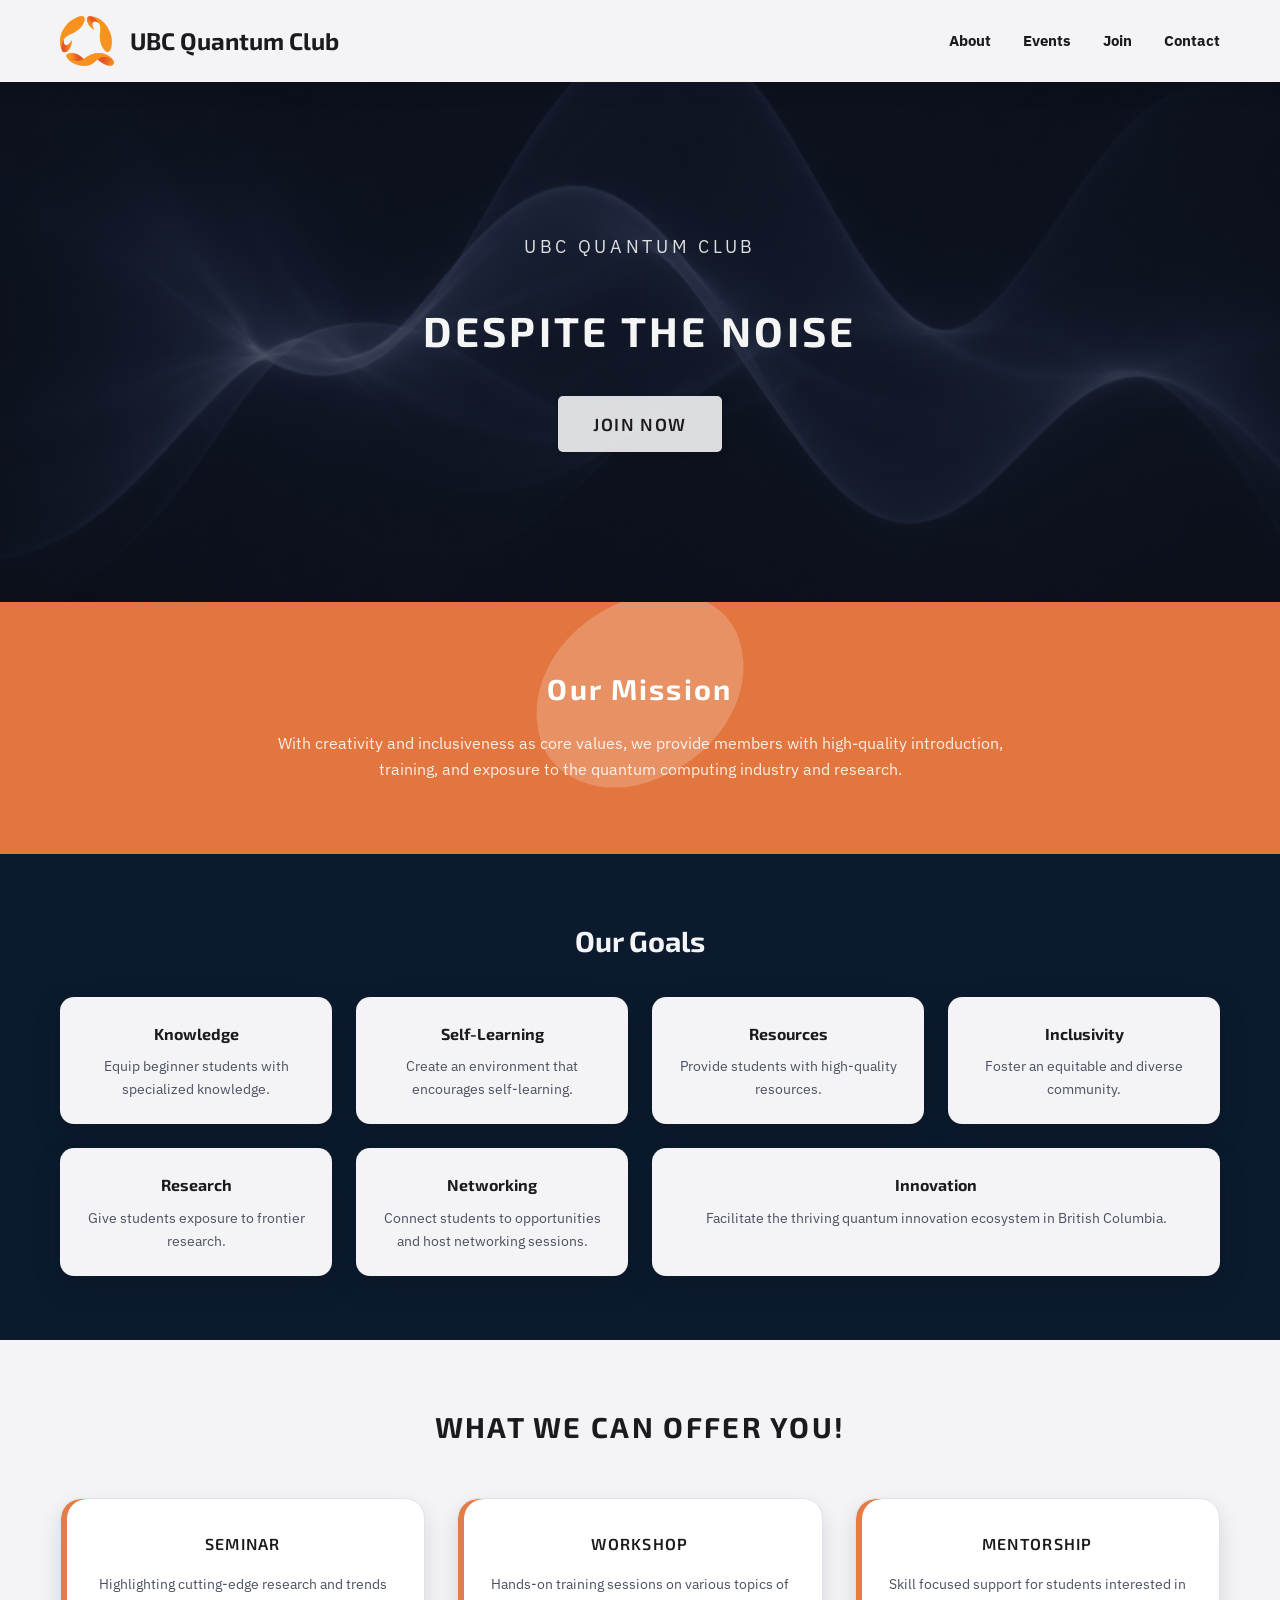
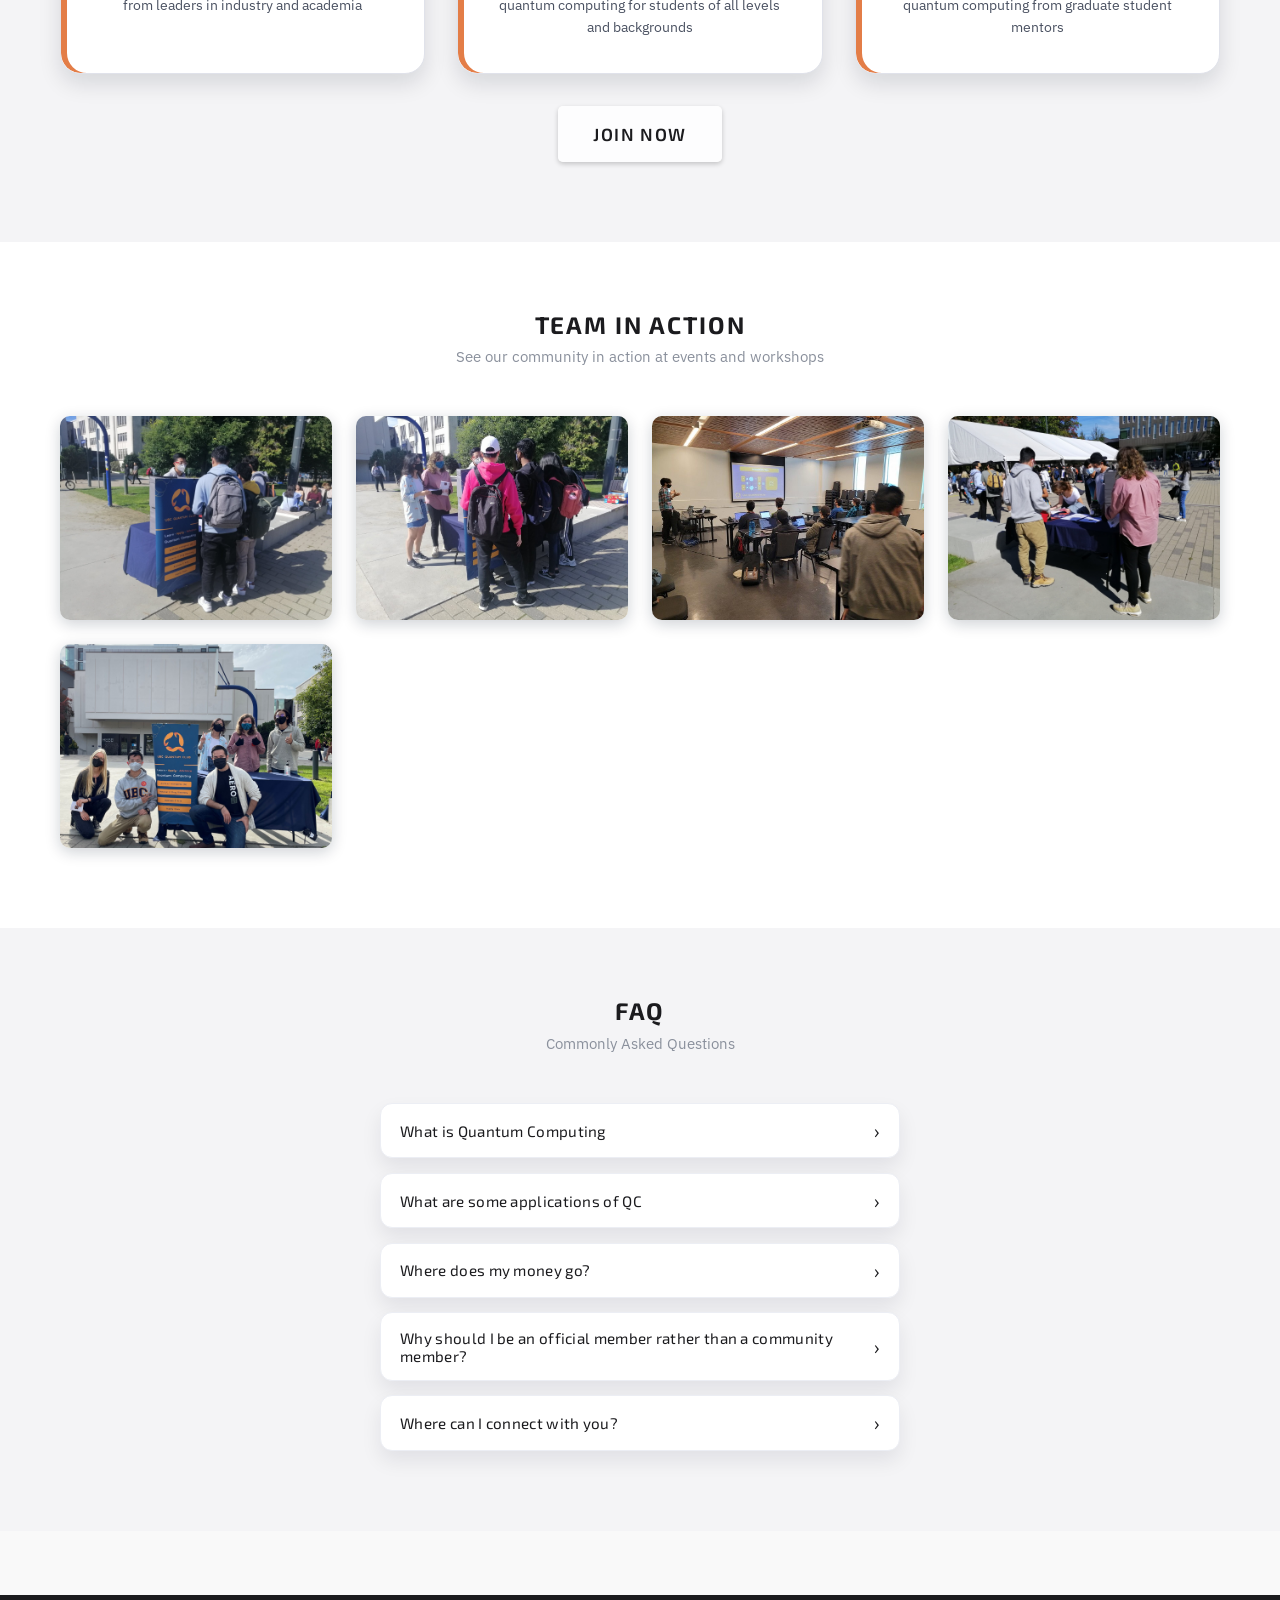
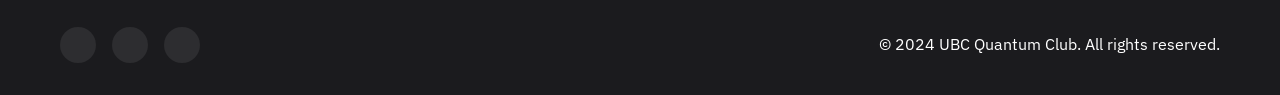
<file: index.html>
<!DOCTYPE html>
<html lang="en">
<head>
    <meta charset="UTF-8">
    <meta name="viewport" content="width=device-width, initial-scale=1.0">
    <title>UBC Quantum Club - Home</title>
    <link rel="preconnect" href="https://fonts.googleapis.com">
    <link rel="preconnect" href="https://fonts.gstatic.com" crossorigin>
    <link href="https://fonts.googleapis.com/css2?family=IBM+Plex+Sans:wght@300;400;500;600;700&family=Exo+2:wght@400;500;600;700;800;900&display=swap" rel="stylesheet">
    <link rel="stylesheet" href="styles.css">
</head>
<body class="home-page">
    <!-- Navigation -->
    <nav class="navbar">
        <div class="container">
            <div class="nav-brand">
                <a href="index.html" class="nav-brand-link">
                    <img src="ubcq logo.png" alt="UBC Quantum Club Logo" class="logo">
                    <h1>UBC Quantum Club</h1>
                </a>
            </div>
            <div class="nav-links">
                <ul class="nav-menu">
                    <li><a href="about.html">About</a></li>
                    <li><a href="events.html">Events</a></li>
                    <li><a href="contact.html">Join</a></li>
                    <li><a href="contact.html">Contact</a></li>
                </ul>
            </div>
        </div>
    </nav>

    <!-- Hero Section -->
    <section class="hero">
        <div class="hero-card hero-banner">
            <div class="hero-overlay"></div>
            <div class="hero-content">
                <p class="hero-kicker">UBC QUANTUM CLUB</p>
                <h2>DESPITE THE NOISE</h2>
                <div class="hero-buttons">
                    <a href="contact.html" class="btn-primary btn-cta">JOIN NOW</a>
                </div>
            </div>
        </div>
    </section>

    <!-- Mission -->
    <section class="mission-strip">
        <div class="container">
            <h3>Our Mission</h3>
            <p>
                With creativity and inclusiveness as core values, we provide
                members with high-quality introduction, training, and exposure to
                the quantum computing industry and research.
            </p>
        </div>
    </section>

    <!-- Goals -->
    <section class="goals-section">
        <div class="container">
            <h3>Our Goals</h3>
            <div class="goals-grid">
                <div class="goal-card">
                    <h4>Knowledge</h4>
                    <p>Equip beginner students with specialized knowledge.</p>
                </div>
                <div class="goal-card">
                    <h4>Self-Learning</h4>
                    <p>Create an environment that encourages self-learning.</p>
                </div>
                <div class="goal-card">
                    <h4>Resources</h4>
                    <p>Provide students with high-quality resources.</p>
                </div>
                <div class="goal-card">
                    <h4>Inclusivity</h4>
                    <p>Foster an equitable and diverse community.</p>
                </div>
                <div class="goal-card">
                    <h4>Research</h4>
                    <p>Give students exposure to frontier research.</p>
                </div>
                <div class="goal-card">
                    <h4>Networking</h4>
                    <p>Connect students to opportunities and host networking sessions.</p>
                </div>
                <div class="goal-card goal-wide">
                    <h4>Innovation</h4>
                    <p>Facilitate the thriving quantum innovation ecosystem in British Columbia.</p>
                </div>
            </div>
        </div>
    </section>

    <!-- What We Offer Section -->
    <section class="offer-section" id="offer">
        <div class="container">
            <div class="section-header">
                <h2>What We Can Offer You!</h2>
            </div>
            <div class="offer-grid">
                <div class="offer-card">
                    <div class="offer-icon">📚</div>
                    <h3>Seminar</h3>
                    <p>Highlighting cutting-edge research and trends from leaders in industry and academia</p>
                </div>
                <div class="offer-card">
                    <div class="offer-icon">🔬</div>
                    <h3>Workshop</h3>
                    <p>Hands-on training sessions on various topics of quantum computing for students of all levels and backgrounds</p>
                </div>
                <div class="offer-card">
                    <div class="offer-icon">👥</div>
                    <h3>Mentorship</h3>
                    <p>Skill focused support for students interested in quantum computing from graduate student mentors</p>
                </div>
            </div>
            <div class="offer-cta">
                <a href="contact.html" class="btn-primary btn-cta">Join Now</a>
            </div>
        </div>
    </section>

    <!-- Team in Action Section -->
    <section class="team-section" id="team">
        <div class="container">
            <div class="section-header">
                <h2>Team in Action</h2>
                <p class="section-subtitle">See our community in action at events and workshops</p>
            </div>
            <div class="team-gallery">
                <div class="team-photo">
                    <img src="photos/IMG_20210924_125006_optimized_ 1_59-scaled-2.jpg" alt="Team in action">
                </div>
                <div class="team-photo">
                    <img src="photos/IMG_20210924_132841_28_1_optimized- 5.jpg" alt="Team in action">
                </div>
                <div class="team-photo">
                    <img src="photos/resized-3.jpg" alt="Team in action">
                </div>
                <div class="team-photo">
                    <img src="photos/resized-4-scaled.jpg" alt="Team in action">
                </div>
                <div class="team-photo">
                    <img src="photos/team-photos_crop-scaled- 1.jpeg" alt="Team in action">
                </div>
            </div>
        </div>
    </section>

    <!-- FAQ Section -->
    <section class="faq-section" id="faq">
        <div class="container">
            <div class="section-header">
                <h2>FAQ</h2>
                <p class="section-subtitle">Commonly Asked Questions</p>
            </div>
            <div class="faq-list">
                <button class="faq-item-button" type="button">
                    <span>What is Quantum Computing</span>
                    <span class="faq-arrow">›</span>
                </button>
                <button class="faq-item-button" type="button">
                    <span>What are some applications of QC</span>
                    <span class="faq-arrow">›</span>
                </button>
                <button class="faq-item-button" type="button">
                    <span>Where does my money go?</span>
                    <span class="faq-arrow">›</span>
                </button>
                <button class="faq-item-button" type="button">
                    <span>Why should I be an official member rather than a community member?</span>
                    <span class="faq-arrow">›</span>
                </button>
                <button class="faq-item-button" type="button">
                    <span>Where can I connect with you?</span>
                    <span class="faq-arrow">›</span>
                </button>
            </div>
        </div>
    </section>

    <!-- Footer -->
    <footer class="footer">
        <div class="container">
            <div class="footer-social">
                <a href="#" aria-label="Facebook"><i class="fab fa-facebook-f"></i></a>
                <a href="#" aria-label="Instagram"><i class="fab fa-instagram"></i></a>
                <a href="#" aria-label="LinkedIn"><i class="fab fa-linkedin-in"></i></a>
            </div>
            <p>&copy; 2024 UBC Quantum Club. All rights reserved.</p>
        </div>
    </footer>

    <script>
        // Scroll animations
        document.addEventListener('DOMContentLoaded', function() {
            const observerOptions = {
                threshold: 0.1,
                rootMargin: '0px 0px -50px 0px'
            };

            const observer = new IntersectionObserver(function(entries) {
                entries.forEach(entry => {
                    if (entry.isIntersecting) {
                        entry.target.style.opacity = '1';
                        entry.target.style.transform = 'translateY(0)';
                    }
                });
            }, observerOptions);

            document.querySelectorAll('.mission-strip, .goals-section, .offer-section').forEach(el => {
                el.style.opacity = '0';
                el.style.transform = 'translateY(20px)';
                el.style.transition = 'opacity 0.6s ease, transform 0.6s ease';
                observer.observe(el);
            });
        });
    </script>
</body>
</html>
</file>
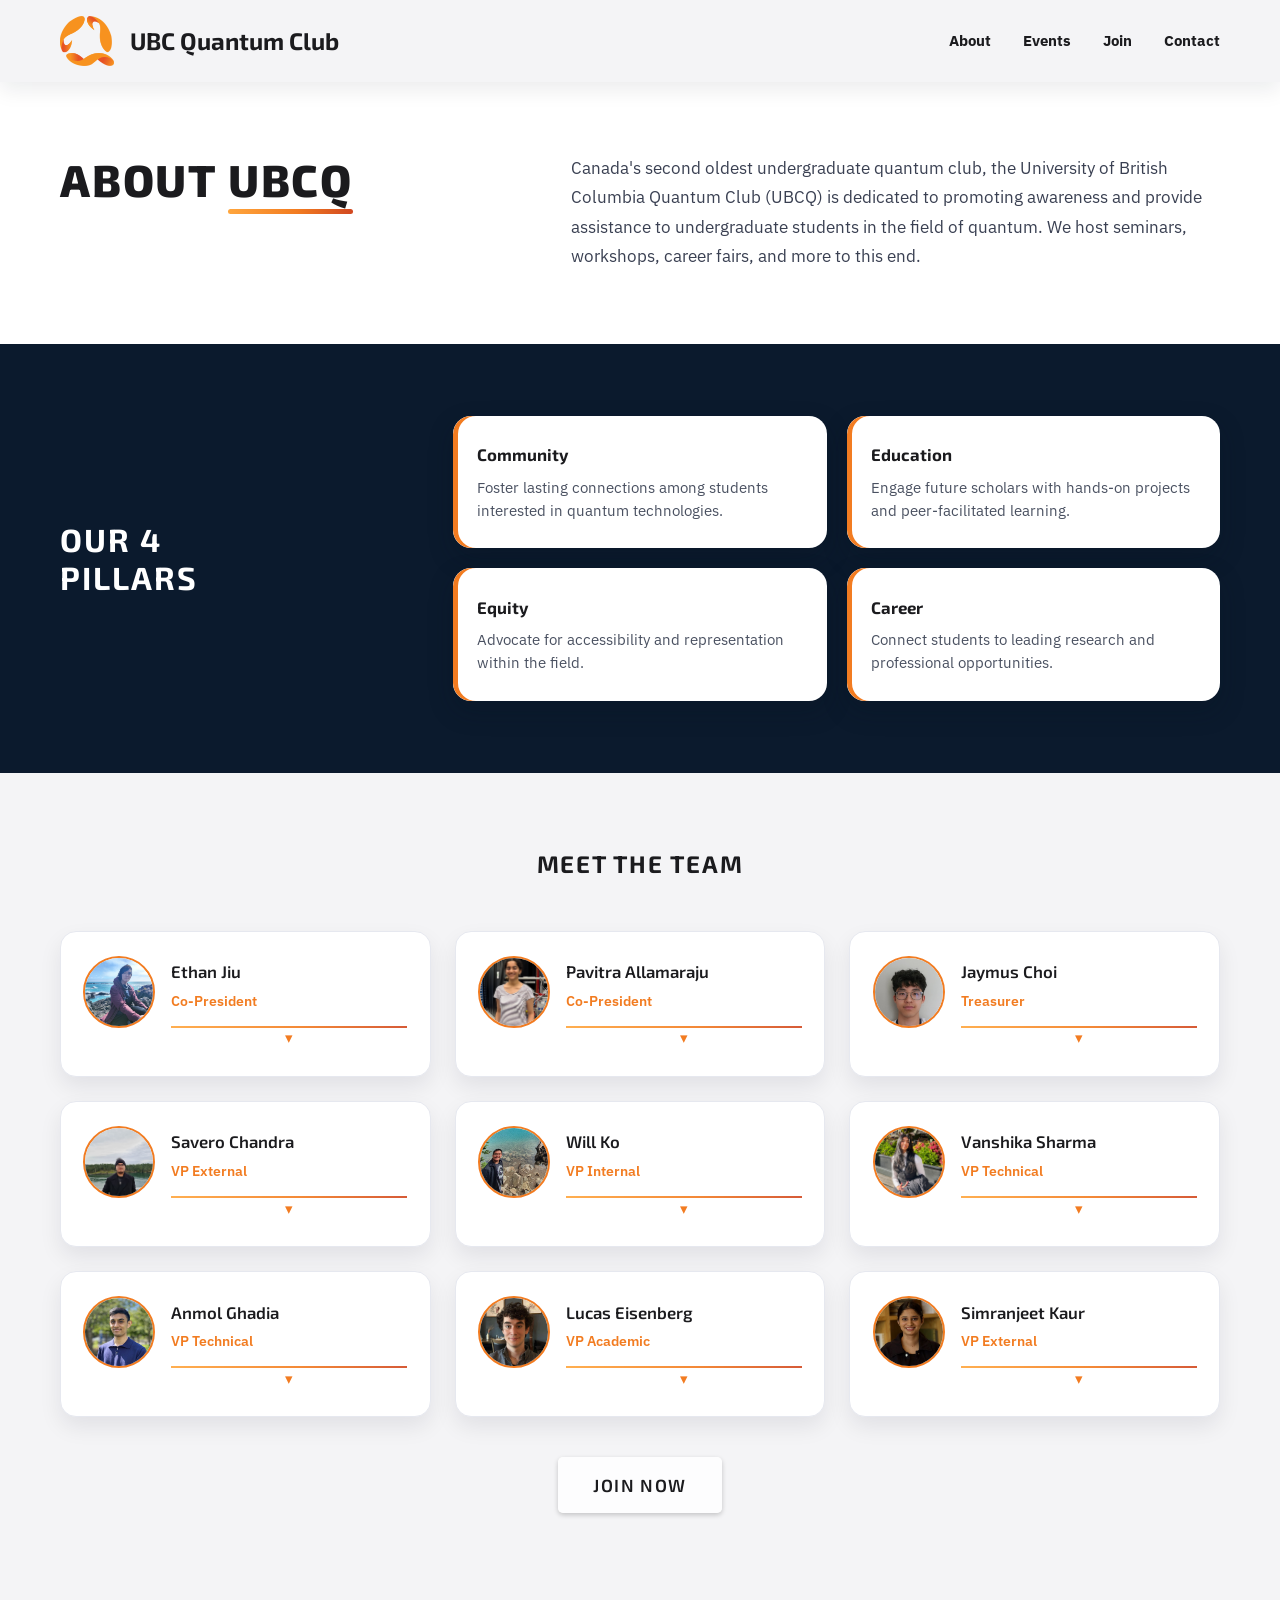
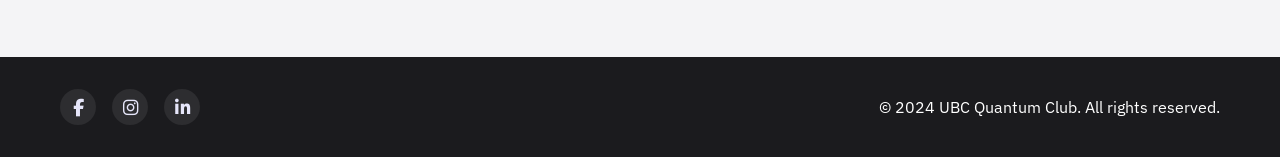
<file: about.html>
<!DOCTYPE html>
<html lang="en">
<head>
    <meta charset="UTF-8">
    <meta name="viewport" content="width=device-width, initial-scale=1.0">
    <title>About Us - UBC Quantum Club</title>
    <link rel="preconnect" href="https://fonts.googleapis.com">
    <link rel="preconnect" href="https://fonts.gstatic.com" crossorigin>
    <link href="https://fonts.googleapis.com/css2?family=IBM+Plex+Sans:wght@300;400;500;600;700&family=Exo+2:wght@400;500;600;700;800;900&display=swap" rel="stylesheet">
    <link rel="stylesheet" href="https://cdnjs.cloudflare.com/ajax/libs/font-awesome/6.4.0/css/all.min.css">
    <link rel="stylesheet" href="styles.css">
</head>
<body class="about-page">
    <!-- Navigation -->
    <nav class="navbar">
        <div class="container">
            <div class="nav-brand">
                <a href="index.html" class="nav-brand-link">
                    <img src="ubcq logo.png" alt="UBC Quantum Club Logo" class="logo">
                    <h1>UBC Quantum Club</h1>
                </a>
            </div>
            <div class="nav-links">
                <ul class="nav-menu">
                    <li><a href="about.html">About</a></li>
                    <li><a href="events.html">Events</a></li>
                    <li><a href="contact.html">Join</a></li>
                    <li><a href="contact.html">Contact</a></li>
                </ul>
            </div>
        </div>
    </nav>

    <section class="about-intro-section">
        <div class="container about-intro-grid">
            <div class="about-intro-title">
                <h2>
                    ABOUT
                    <span class="about-underline">UBCQ</span>
                </h2>
            </div>
            <div class="about-intro-copy">
                <p>
                    Canada's second oldest undergraduate quantum club, the University of
                    British Columbia Quantum Club (UBCQ) is dedicated to promoting
                    awareness and provide assistance to undergraduate students in the
                    field of quantum. We host seminars, workshops, career fairs, and
                    more to this end.
                </p>
            </div>
        </div>
    </section>

    <section class="about-pillars-section">
        <div class="container about-pillars-layout">
            <div class="about-pillars-title">
                <h3>
                    OUR 4
                    <br />
                    PILLARS
                </h3>
            </div>
            <div class="about-pillars-grid">
                <div class="about-pillar-card">
                    <h4>Community</h4>
                    <p>Foster lasting connections among students interested in quantum technologies.</p>
                </div>
                <div class="about-pillar-card">
                    <h4>Education</h4>
                    <p>Engage future scholars with hands-on projects and peer-facilitated learning.</p>
                </div>
                <div class="about-pillar-card">
                    <h4>Equity</h4>
                    <p>Advocate for accessibility and representation within the field.</p>
                </div>
                <div class="about-pillar-card">
                    <h4>Career</h4>
                    <p>Connect students to leading research and professional opportunities.</p>
                </div>
            </div>
        </div>
    </section>

    <section class="about-team-section">
        <div class="container">
            <div class="section-header">
                <h2>Meet the Team</h2>
            </div>
            <div class="about-team-grid">
                <article class="team-member-card">
                    <div class="team-member-image">
                        <img src="photos/IMG_20250712_161811 - Ethan Jiu.jpg" alt="Ethan Jiu">
                    </div>
                    <h3 class="team-member-name">Ethan Jiu</h3>
                    <p class="team-member-role">Co-President</p>
                    <div class="team-card-footer">
                        <span class="team-divider"></span>
                        <span class="team-arrow">▾</span>
                    </div>
                    <p class="team-member-bio">Hey there! I'm Ethan, the Co-president of UBCQ for the 2025-26 year. I'm a fourth year math student with a passion for quantum technologies and educational outreach. My mission is to demystify the field of quantum and make it both approachable and accessible! Outside of academics, I enjoy having long philosophical discussions so If you spot me at an event, feel free to come chat!</p>
                </article>
                <article class="team-member-card">
                    <div class="team-member-image">
                        <img src="photos/IMG_0603 - Pavitra Bhargavi Allamaraju.jpeg" alt="Pavitra Allamaraju">
                    </div>
                    <h3 class="team-member-name">Pavitra Allamaraju</h3>
                    <p class="team-member-role">Co-President</p>
                    <div class="team-card-footer">
                        <span class="team-divider"></span>
                        <span class="team-arrow">▾</span>
                    </div>
                    <p class="team-member-bio">Hello! I'm Pavitra, a fourth-year undergraduate studying Mathematics and Computer Science. My academic interests lie at the intersection of quantum machine learning and applied maths. I'm fascinated by the elegant mathematical symmetries that underlie in nature. As President of the UBC Quantum Club, I'm committed to cultivating an intellectually vibrant and collaborative community. Beyond academics, I find inspiration in Carnatic violin, dance, and the quiet poetry of nature.</p>
                </article>
                <article class="team-member-card">
                    <div class="team-member-image">
                        <img src="photos/20250725_170108 - jaymus choi.jpg" alt="Jaymus Choi">
                    </div>
                    <h3 class="team-member-name">Jaymus Choi</h3>
                    <p class="team-member-role">Treasurer</p>
                    <div class="team-card-footer">
                        <span class="team-divider"></span>
                        <span class="team-arrow">▾</span>
                    </div>
                    <p class="team-member-bio">Hello everyone! My name is Jaymus and I'm currently in first year majoring in commerce. I will be the Treasurer for the year. I love playing badminton, volleyball and enjoy cooking up some banger foods. Feel free to hit me up if you have any questions related to stocks and investing, or any of my interests above. I would love to learn more about quantum so please do share some interesting facts about the intricacies of quantum!</p>
                </article>
                <article class="team-member-card">
                    <div class="team-member-image">
                        <img src="photos/WhatsApp Image 2025-10-28 at 18.46.17 - Savero Lukianto Chandra.jpeg" alt="Savero Chandra">
                    </div>
                    <h3 class="team-member-name">Savero Chandra</h3>
                    <p class="team-member-role">VP External</p>
                    <div class="team-card-footer">
                        <span class="team-divider"></span>
                        <span class="team-arrow">▾</span>
                    </div>
                    <p class="team-member-bio">I'm a third-year Honours Computer Science and Physics student at UBC interested in Quantum Architecture and Quantum Error Correction. I have research experience in quantum photonics devices and randomized algorithms for solving quantum problems. I'm especially excited about making fault-tolerant quantum computing a reality!</p>
                </article>
                <article class="team-member-card">
                    <div class="team-member-image">
                        <img src="photos/will ko.jpg" alt="Will Ko">
                    </div>
                    <h3 class="team-member-name">Will Ko</h3>
                    <p class="team-member-role">VP Internal</p>
                    <div class="team-card-footer">
                        <span class="team-divider"></span>
                        <span class="team-arrow">▾</span>
                    </div>
                    <p class="team-member-bio">Hey! I'm Will and I am your VP Internal for the year 2023-2024! I am a second year in Mathematics in the Faculty of Science. If I am not reading web comics, bingeing sitcoms, or studying at the library, you will see me going on adventures around Vancouver whether it be hiking, trying new restaurants and cafes, or just hanging with friends. I also enjoy listening to music, singing, and playing video games. If you think you can beat me in Mario Kart or Just Dance, bring it on!</p>
                </article>
                <article class="team-member-card">
                    <div class="team-member-image">
                        <img src="photos/headshot_q - Vanshika Sharma.jpg" alt="Vanshika Sharma">
                    </div>
                    <h3 class="team-member-name">Vanshika Sharma</h3>
                    <p class="team-member-role">VP Technical</p>
                    <div class="team-card-footer">
                        <span class="team-divider"></span>
                        <span class="team-arrow">▾</span>
                    </div>
                    <p class="team-member-bio">Heyy, I'm a Computer Science and Data Science student at UBC with a deep curiosity for how technology shapes the future. My interests lie in UI/UX design, data-driven innovation, and exploring the intersection of computing and physics. Outside academics, I enjoy crocheting, playing badminton, and creative projects. I was drawn to quantum computing for its blend of logic, abstraction, and limitless potential to redefine problem-solving.</p>
                </article>
                <article class="team-member-card">
                    <div class="team-member-image">
                        <img src="photos/Anmol-Ghadia - Anmol Ghadia.webp" alt="Anmol Ghadia">
                    </div>
                    <h3 class="team-member-name">Anmol Ghadia</h3>
                    <p class="team-member-role">VP Technical</p>
                    <div class="team-card-footer">
                        <span class="team-divider"></span>
                        <span class="team-arrow">▾</span>
                    </div>
                    <p class="team-member-bio">I'm an Honours Computer Science student at UBC with a strong interest in systems, networking, and their intersection with emerging technologies. My curiosity for quantum computing stemmed from its potential to redefine traditional computing models and its applications in secure communication and distributed systems. I'm excited to make quantum computing more accessible and engaging for students across all backgrounds.</p>
                </article>
                <article class="team-member-card">
                    <div class="team-member-image">
                        <img src="photos/8db5c454de2864412bd1380953497c68 - Lucas Eisenberg.JPEG" alt="Lucas Eisenberg">
                    </div>
                    <h3 class="team-member-name">Lucas Eisenberg</h3>
                    <p class="team-member-role">VP Academic</p>
                    <div class="team-card-footer">
                        <span class="team-divider"></span>
                        <span class="team-arrow">▾</span>
                    </div>
                    <p class="team-member-bio">I am Lucas Eisenberg, a third year undergraduate student in Computer Science and Physics. My interests lie in Physics simulation and game development, but I also enjoy board games in my free time. When I was in highschool, I took an online course on quantum computing, and I really enjoyed it. Eventually I decided to sign up for the quantum mentorship program through UBCQ, where I learned about topics such as Z-X Calculus and Quantum Key Distribution.</p>
                </article>
                <article class="team-member-card">
                    <div class="team-member-image">
                        <img src="photos/SimranjeetKaur - Simranjeet Kaur.jpg" alt="Simranjeet Kaur">
                    </div>
                    <h3 class="team-member-name">Simranjeet Kaur</h3>
                    <p class="team-member-role">VP External</p>
                    <div class="team-card-footer">
                        <span class="team-divider"></span>
                        <span class="team-arrow">▾</span>
                    </div>
                    <p class="team-member-bio">Hi! I'm Simranjeet Kaur, third-year Computer Science and Physics student at UBC. I'm really into the overlap between computing and physics—especially quantum computing. I'm fascinated by how computational methods can help us understand and harness quantum systems. Outside of academics, I enjoy spending time with my cat and going on hikes.</p>
                </article>
            </div>
            <div class="about-cta-row">
                <a href="contact.html" class="btn-primary btn-cta about-cta">Join Now</a>
            </div>
        </div>
    </section>

    <!-- Footer -->
    <footer class="footer">
        <div class="container">
            <div class="footer-social">
                <a href="#" aria-label="Facebook"><i class="fab fa-facebook-f"></i></a>
                <a href="#" aria-label="Instagram"><i class="fab fa-instagram"></i></a>
                <a href="#" aria-label="LinkedIn"><i class="fab fa-linkedin-in"></i></a>
            </div>
            <p>&copy; 2024 UBC Quantum Club. All rights reserved.</p>
        </div>
    </footer>
</body>
</html>
</file>
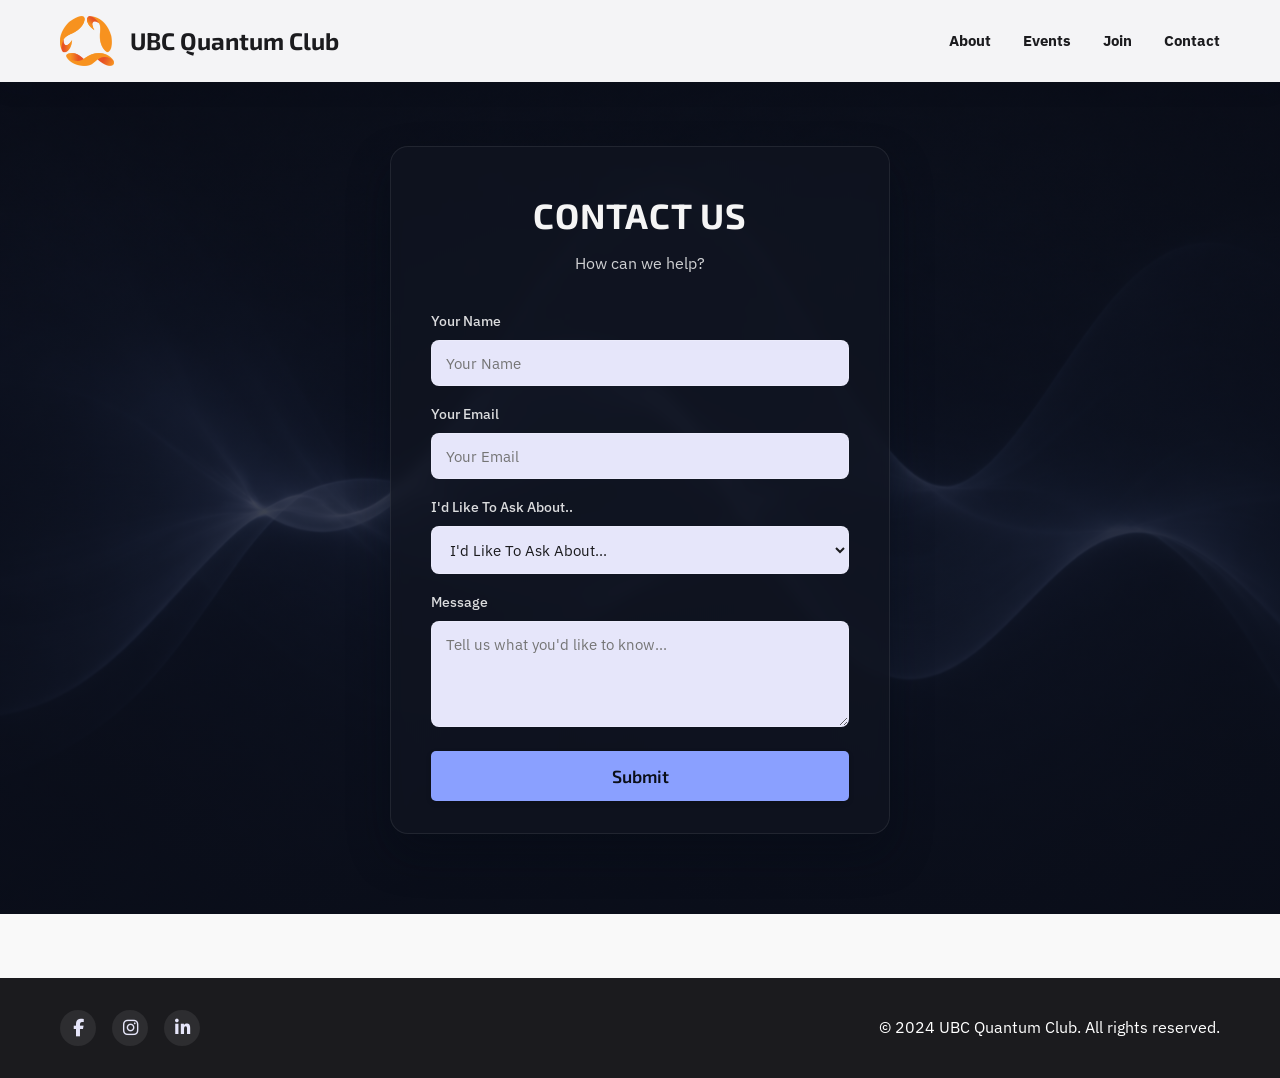
<file: contact.html>
<!DOCTYPE html>
<html lang="en">
<head>
    <meta charset="UTF-8">
    <meta name="viewport" content="width=device-width, initial-scale=1.0">
    <title>Contact Us - UBC Quantum Club</title>
    <link rel="preconnect" href="https://fonts.googleapis.com">
    <link rel="preconnect" href="https://fonts.gstatic.com" crossorigin>
    <link href="https://fonts.googleapis.com/css2?family=IBM+Plex+Sans:wght@300;400;500;600;700&family=Exo+2:wght@400;500;600;700;800;900&display=swap" rel="stylesheet">
    <link rel="stylesheet" href="https://cdnjs.cloudflare.com/ajax/libs/font-awesome/6.4.0/css/all.min.css">
    <link rel="stylesheet" href="styles.css">
</head>
<body class="contact-page">
    <!-- Navigation -->
    <nav class="navbar">
        <div class="container">
            <div class="nav-brand">
                <a href="index.html" class="nav-brand-link">
                    <img src="ubcq logo.png" alt="UBC Quantum Club Logo" class="logo">
                    <h1>UBC Quantum Club</h1>
                </a>
            </div>
            <div class="nav-links">
                <ul class="nav-menu">
                    <li><a href="about.html">About</a></li>
                    <li><a href="events.html">Events</a></li>
                    <li><a href="contact.html">Join</a></li>
                    <li><a href="contact.html">Contact</a></li>
                </ul>
            </div>
        </div>
    </nav>

    <!-- Contact Section -->
    <section class="contact-hero">
        <div class="contact-overlay"></div>
        <div class="contact-shell">
            <div class="contact-card">
                <h2 class="contact-title">CONTACT US</h2>
                <p class="contact-subtitle">How can we help?</p>
                <form class="contact-form" action="#" method="post">
                    <div class="form-group">
                        <label for="name">Your Name</label>
                        <input type="text" id="name" name="name" placeholder="Your Name" required>
                    </div>
                    <div class="form-group">
                        <label for="email">Your Email</label>
                        <input type="email" id="email" name="email" placeholder="Your Email" required>
                    </div>
                    <div class="form-group">
                        <label for="question">I'd Like To Ask About..</label>
                        <select id="question" name="question" required>
                            <option value="" disabled selected>I'd Like To Ask About...</option>
                            <option value="membership">Membership</option>
                            <option value="events">Events</option>
                            <option value="workshops">Workshops</option>
                            <option value="sponsorship">Sponsorship</option>
                            <option value="other">Other</option>
                        </select>
                    </div>
                    <div class="form-group">
                        <label for="message">Message</label>
                        <textarea id="message" name="message" rows="4" placeholder="Tell us what you'd like to know..." required></textarea>
                    </div>
                    <button type="submit" class="btn-primary contact-submit">Submit</button>
                </form>
            </div>
        </div>
    </section>

    <!-- Footer -->
    <footer class="footer">
        <div class="container">
            <div class="footer-social">
                <a href="#" aria-label="Facebook"><i class="fab fa-facebook-f"></i></a>
                <a href="#" aria-label="Instagram"><i class="fab fa-instagram"></i></a>
                <a href="#" aria-label="LinkedIn"><i class="fab fa-linkedin-in"></i></a>
            </div>
            <p>&copy; 2024 UBC Quantum Club. All rights reserved.</p>
        </div>
    </footer>
</body>
</html>
</file>
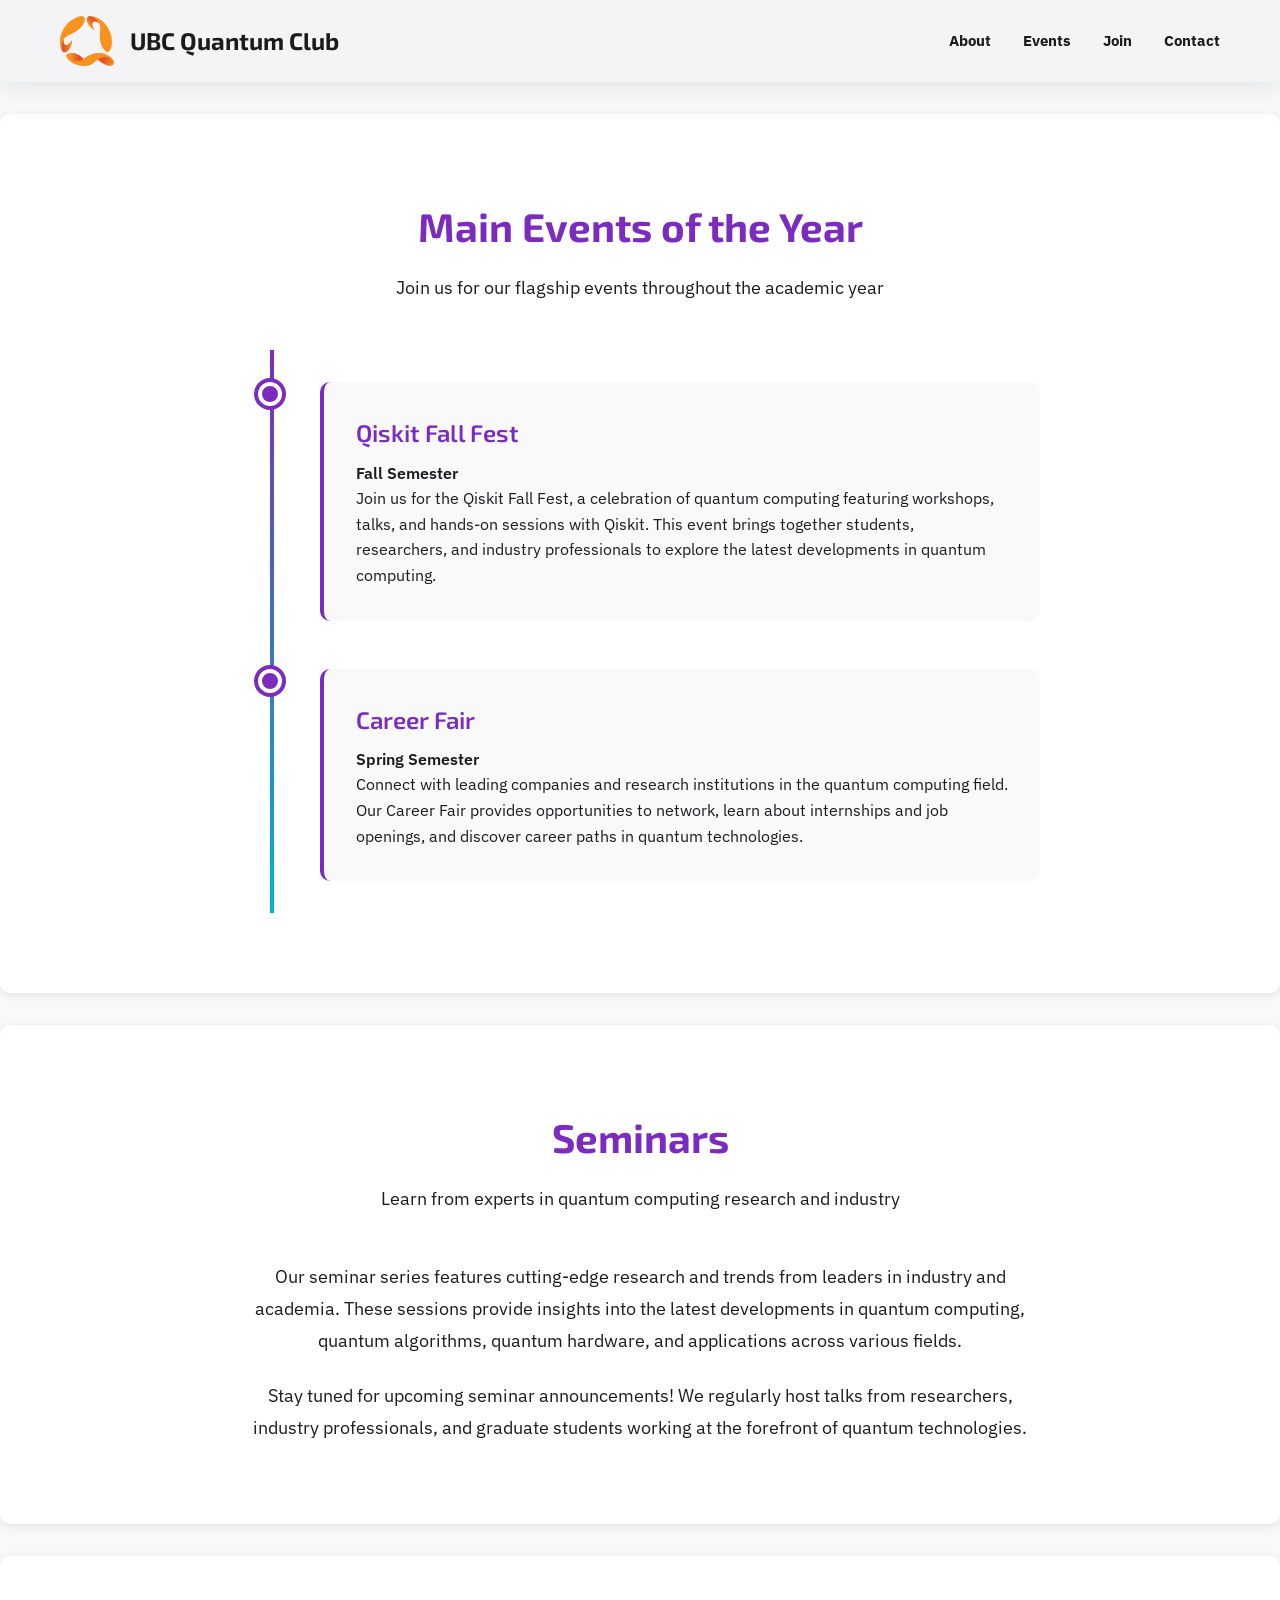
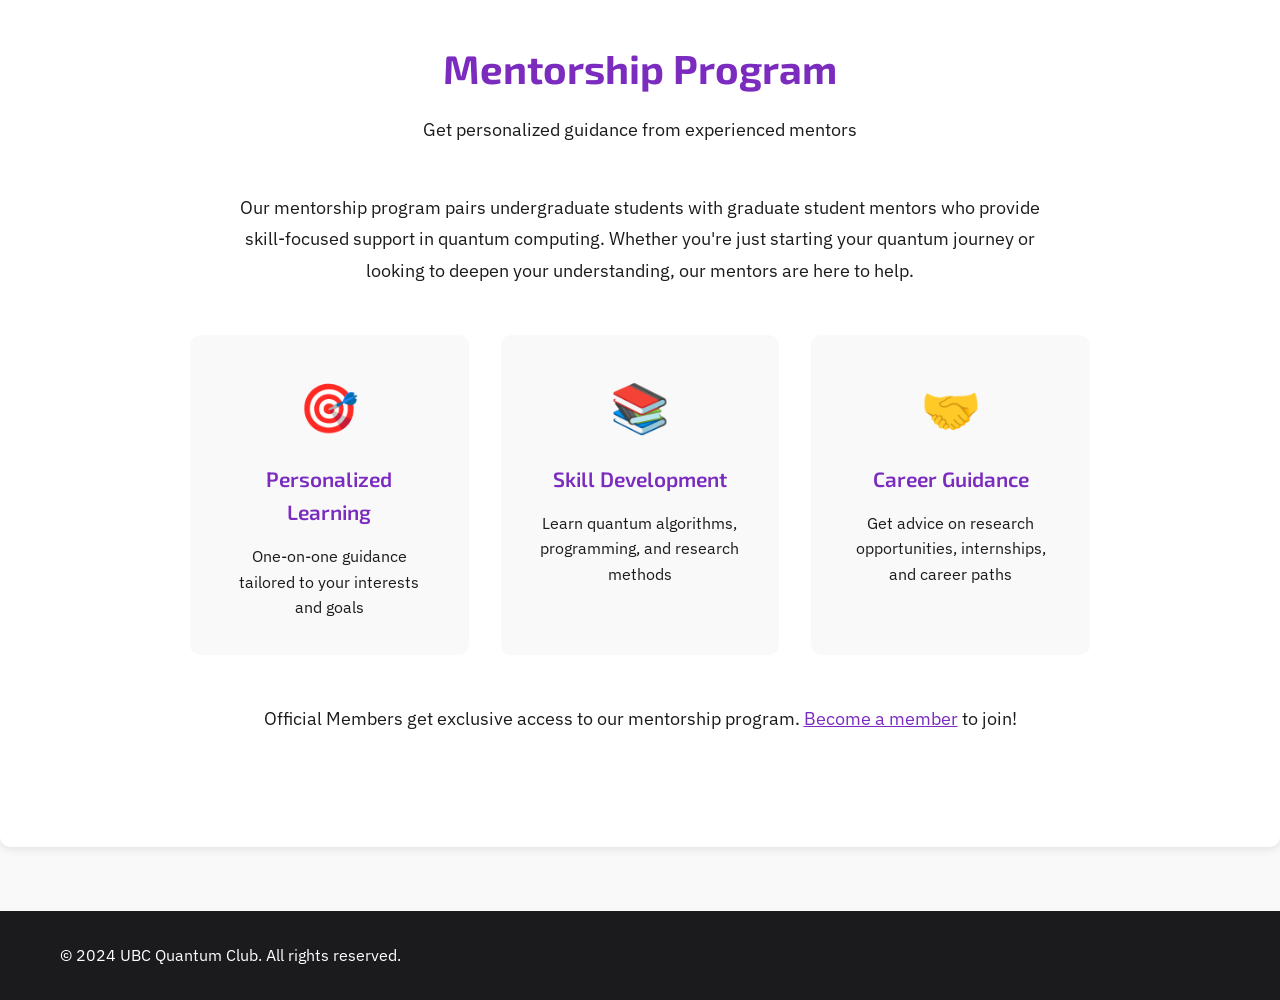
<file: events.html>
<!DOCTYPE html>
<html lang="en">
<head>
    <meta charset="UTF-8">
    <meta name="viewport" content="width=device-width, initial-scale=1.0">
    <title>Events - UBC Quantum Club</title>
    <link rel="preconnect" href="https://fonts.googleapis.com">
    <link rel="preconnect" href="https://fonts.gstatic.com" crossorigin>
    <link href="https://fonts.googleapis.com/css2?family=IBM+Plex+Sans:wght@300;400;500;600;700&family=Exo+2:wght@400;500;600;700;800;900&display=swap" rel="stylesheet">
    <link rel="stylesheet" href="styles.css">
</head>
<body>
    <!-- Navigation -->
    <nav class="navbar">
        <div class="container">
            <div class="nav-brand">
                <a href="index.html" class="nav-brand-link">
                    <img src="ubcq logo.png" alt="UBC Quantum Club Logo" class="logo">
                    <h1>UBC Quantum Club</h1>
                </a>
            </div>
            <div class="nav-links">
                <ul class="nav-menu">
                    <li><a href="about.html">About</a></li>
                    <li><a href="events.html">Events</a></li>
                    <li><a href="contact.html">Join</a></li>
                    <li><a href="contact.html">Contact</a></li>
                </ul>
            </div>
        </div>
    </nav>

    <!-- Main Events Timeline Section -->
    <section class="section" style="margin-top: 2rem;">
        <div class="container">
            <div class="section-header">
                <h2>Main Events of the Year</h2>
                <p class="section-subtitle">Join us for our flagship events throughout the academic year</p>
            </div>
            <div class="timeline">
                <div class="timeline-item">
                    <div class="timeline-marker"></div>
                    <div class="timeline-content">
                        <h3>Qiskit Fall Fest</h3>
                        <p class="timeline-date">Fall Semester</p>
                        <p>Join us for the Qiskit Fall Fest, a celebration of quantum computing featuring workshops, talks, and hands-on sessions with Qiskit. This event brings together students, researchers, and industry professionals to explore the latest developments in quantum computing.</p>
                    </div>
                </div>
                <div class="timeline-item">
                    <div class="timeline-marker"></div>
                    <div class="timeline-content">
                        <h3>Career Fair</h3>
                        <p class="timeline-date">Spring Semester</p>
                        <p>Connect with leading companies and research institutions in the quantum computing field. Our Career Fair provides opportunities to network, learn about internships and job openings, and discover career paths in quantum technologies.</p>
                    </div>
                </div>
            </div>
        </div>
    </section>

    <!-- Seminars Section -->
    <section class="section">
        <div class="container">
            <div class="section-header">
                <h2>Seminars</h2>
                <p class="section-subtitle">Learn from experts in quantum computing research and industry</p>
            </div>
            <div class="seminars-content">
                <p>Our seminar series features cutting-edge research and trends from leaders in industry and academia. These sessions provide insights into the latest developments in quantum computing, quantum algorithms, quantum hardware, and applications across various fields.</p>
                <p>Stay tuned for upcoming seminar announcements! We regularly host talks from researchers, industry professionals, and graduate students working at the forefront of quantum technologies.</p>
            </div>
        </div>
    </section>

    <!-- Mentorship Section -->
    <section class="section">
        <div class="container">
            <div class="section-header">
                <h2>Mentorship Program</h2>
                <p class="section-subtitle">Get personalized guidance from experienced mentors</p>
            </div>
            <div class="mentorship-content">
                <p>Our mentorship program pairs undergraduate students with graduate student mentors who provide skill-focused support in quantum computing. Whether you're just starting your quantum journey or looking to deepen your understanding, our mentors are here to help.</p>
                <div class="mentorship-benefits">
                    <div class="benefit-item">
                        <div class="benefit-icon">🎯</div>
                        <h4>Personalized Learning</h4>
                        <p>One-on-one guidance tailored to your interests and goals</p>
                    </div>
                    <div class="benefit-item">
                        <div class="benefit-icon">📚</div>
                        <h4>Skill Development</h4>
                        <p>Learn quantum algorithms, programming, and research methods</p>
                    </div>
                    <div class="benefit-item">
                        <div class="benefit-icon">🤝</div>
                        <h4>Career Guidance</h4>
                        <p>Get advice on research opportunities, internships, and career paths</p>
                    </div>
                </div>
                <p style="margin-top: 2rem;">Official Members get exclusive access to our mentorship program. <a href="resources.html" style="color: #7b2cbf; text-decoration: underline;">Become a member</a> to join!</p>
            </div>
        </div>
    </section>

    <!-- Footer -->
    <footer class="footer">
        <div class="container">
            <p>&copy; 2024 UBC Quantum Club. All rights reserved.</p>
        </div>
    </footer>
</body>
</html>
</file>
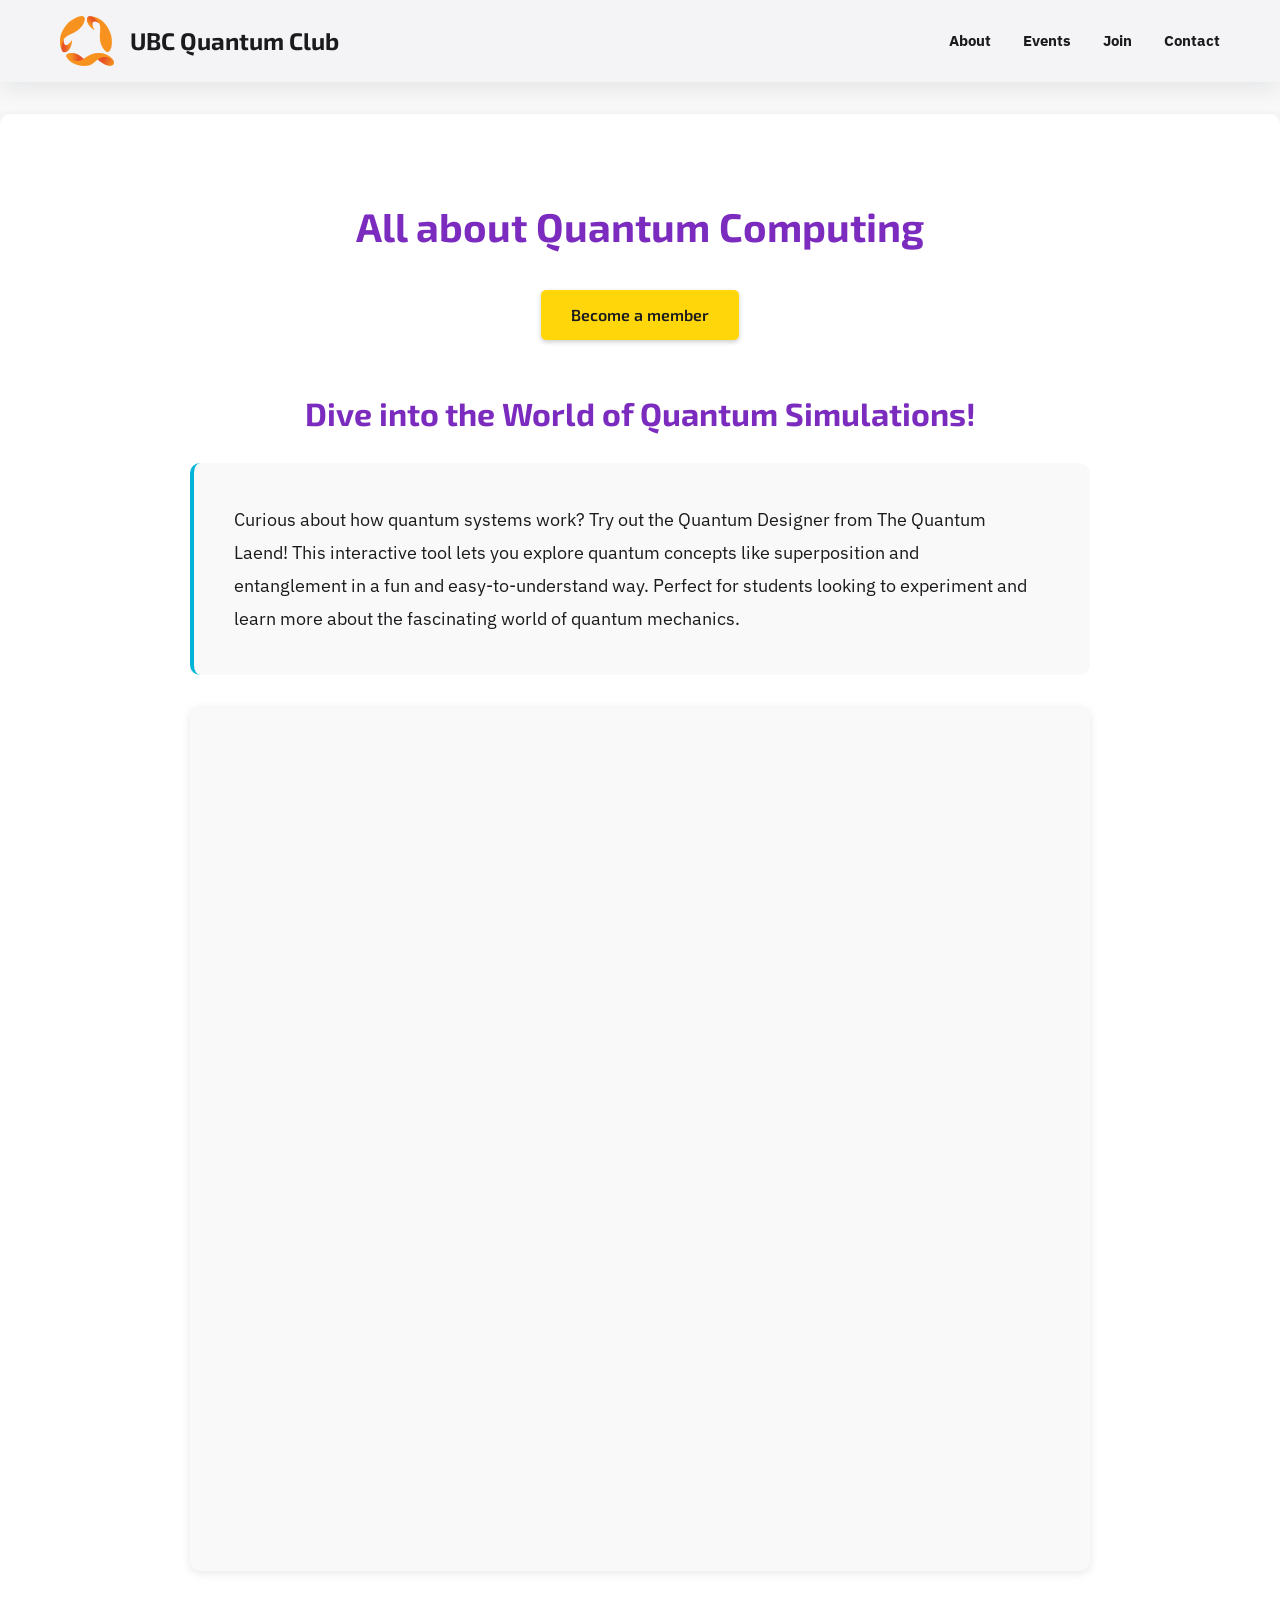
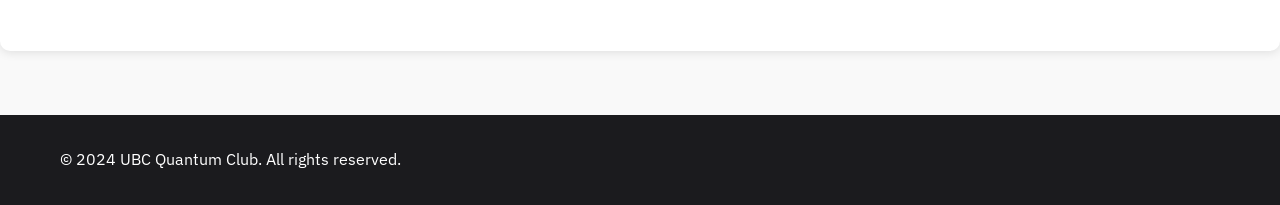
<file: resources.html>
<!DOCTYPE html>
<html lang="en">
<head>
    <meta charset="UTF-8">
    <meta name="viewport" content="width=device-width, initial-scale=1.0">
    <title>Resources - UBC Quantum Club</title>
    <link rel="preconnect" href="https://fonts.googleapis.com">
    <link rel="preconnect" href="https://fonts.gstatic.com" crossorigin>
    <link href="https://fonts.googleapis.com/css2?family=IBM+Plex+Sans:wght@300;400;500;600;700&family=Exo+2:wght@400;500;600;700;800;900&display=swap" rel="stylesheet">
    <link rel="stylesheet" href="styles.css">
</head>
<body>
    <!-- Navigation -->
    <nav class="navbar">
        <div class="container">
            <div class="nav-brand">
                <a href="index.html" class="nav-brand-link">
                    <img src="ubcq logo.png" alt="UBC Quantum Club Logo" class="logo">
                    <h1>UBC Quantum Club</h1>
                </a>
            </div>
            <div class="nav-links">
                <ul class="nav-menu">
                    <li><a href="about.html">About</a></li>
                    <li><a href="events.html">Events</a></li>
                    <li><a href="contact.html">Join</a></li>
                    <li><a href="contact.html">Contact</a></li>
                </ul>
            </div>
        </div>
    </nav>

    <!-- Resources Section -->
    <section class="section" style="margin-top: 2rem;">
        <div class="container">
            <div class="section-header">
                <h2>All about Quantum Computing</h2>
                <a href="https://beacons.ai/ubcquantum" target="_blank" class="btn-member">Become a member</a>
            </div>
            
            <div class="resource-content">
                <h3 style="font-size: 2rem; color: #7b2cbf; margin-bottom: 1.5rem; text-align: center;">Dive into the World of Quantum Simulations!</h3>
                <div class="resource-description">
                    <p>Curious about how quantum systems work? Try out the Quantum Designer from The Quantum Laend! This interactive tool lets you explore quantum concepts like superposition and entanglement in a fun and easy-to-understand way. Perfect for students looking to experiment and learn more about the fascinating world of quantum mechanics.</p>
                </div>
                
                <div class="simulator-container">
                    <iframe 
                        src="https://thequantumlaend.de/frontend/designer.php?list=1" 
                        width="100%" 
                        height="800px" 
                        style="border: 0; border-radius: 10px; margin-top: 2rem;"
                        title="Quantum Designer Simulator"
                        allowfullscreen>
                    </iframe>
                </div>
            </div>
        </div>
    </section>

    <!-- Footer -->
    <footer class="footer">
        <div class="container">
            <p>&copy; 2024 UBC Quantum Club. All rights reserved.</p>
        </div>
    </footer>
</body>
</html>
</file>
<file: styles.css>
/* Reset and Base Styles */
* {
    margin: 0;
    padding: 0;
    box-sizing: border-box;
}

html {
    scroll-behavior: smooth;
}

body {
    font-family: 'IBM Plex Sans', -apple-system, BlinkMacSystemFont, 'Segoe UI', Roboto, Oxygen, Ubuntu, Cantarell, sans-serif;
    line-height: 1.6;
    color: #1b1b1e;
    background-color: #f9f9f9;
}

.sr-only {
    position: absolute;
    width: 1px;
    height: 1px;
    padding: 0;
    margin: -1px;
    overflow: hidden;
    clip: rect(0, 0, 0, 0);
    white-space: nowrap;
    border: 0;
}

h1, h2, h3, h4, h5, h6 {
    font-family: 'Exo 2', sans-serif;
}

/* All pages use Exo 2 for headings */
.contact-page h1,
.contact-page h2,
.contact-page h3,
.contact-page h4,
.contact-page h5,
.contact-page h6 {
    font-family: 'Exo 2', sans-serif;
}

.contact-page .btn-primary {
    font-family: 'Exo 2', sans-serif;
}

.container {
    max-width: 1200px;
    margin: 0 auto;
    padding: 0 20px;
}

/* Navigation */
.navbar {
    background: #f4f4f6;
    color: #1b1b1e;
    padding: 1rem 0;
    position: sticky;
    top: 0;
    z-index: 1000;
    box-shadow: 0 8px 20px rgba(15, 20, 35, 0.08);
}

.navbar .container {
    display: flex;
    justify-content: space-between;
    align-items: center;
}

.nav-brand {
    display: flex;
    align-items: center;
    gap: 1rem;
}

.nav-brand-link {
    display: flex;
    align-items: center;
    gap: 1rem;
    text-decoration: none;
    color: #1b1b1e;
}

.logo {
    height: 50px;
    width: auto;
    object-fit: contain;
}

.nav-brand h1 {
    font-family: 'Exo 2', sans-serif;
    font-size: 1.5rem;
    font-weight: 700;
    color: #1b1b1e;
}

.nav-menu {
    display: flex;
    list-style: none;
    gap: 2rem;
}

.nav-menu a {
    color: #1b1b1e;
    text-decoration: none;
    font-weight: 700;
    font-size: 0.95rem;
    transition: color 0.3s;
}

.nav-menu a:hover {
    color: #e06f33;
}

.nav-links {
    display: flex;
    align-items: center;
    gap: 2rem;
}

.nav-actions {
    display: flex;
    align-items: center;
    gap: 1rem;
}

.nav-search input {
    background: rgba(255, 255, 255, 0.08);
    border: 1px solid rgba(255, 255, 255, 0.35);
    border-radius: 6px;
    padding: 0.5rem 0.8rem;
    color: white;
    font-size: 0.9rem;
    min-width: 180px;
    outline: none;
}

.nav-search input::placeholder {
    color: rgba(255, 255, 255, 0.6);
}

.nav-search input:focus {
    border-color: #00b4d8;
    box-shadow: 0 0 0 2px rgba(0, 180, 216, 0.2);
}

.btn-nav {
    display: inline-flex;
    align-items: center;
    justify-content: center;
    padding: 0.55rem 1.2rem;
    background: transparent;
    border: 1px solid rgba(255, 255, 255, 0.6);
    border-radius: 6px;
    color: white;
    text-decoration: none;
    font-family: 'Exo 2', sans-serif;
    font-size: 0.9rem;
    transition: background 0.3s, border-color 0.3s, color 0.3s;
}

.btn-nav:hover {
    background: #00b4d8;
    border-color: #00b4d8;
    color: white;
}

/* Hero Section */
.hero {
    padding: 0;
    display: flex;
    justify-content: center;
    background: #0b0f19;
}

.home-page .hero {
    background: #0b0f19;
}

.hero-card {
    width: 100%;
    min-height: 520px;
    border-radius: 0;
    position: relative;
    overflow: hidden;
    display: flex;
    align-items: center;
    justify-content: center;
    text-align: center;
    padding: 4rem 2.5rem;
    background-image: url("photos/landingpage_background.png");
    background-size: cover;
    background-position: center;
    box-shadow: none;
}

.hero-banner {
    min-height: 520px;
    padding: 5rem 2.5rem;
}

.hero-overlay {
    position: absolute;
    inset: 0;
    background: linear-gradient(180deg, rgba(11, 15, 25, 0.6) 0%, rgba(11, 15, 25, 0.78) 100%);
}

.hero-content {
    position: relative;
    z-index: 1;
    max-width: 720px;
    color: #f5f5f5;
}

.hero-kicker {
    font-size: 1rem;
    letter-spacing: 0.2em;
    text-transform: uppercase;
    margin-bottom: 0.8rem;
    opacity: 0.85;
}

.hero h2 {
    font-family: 'Exo 2', sans-serif;
    font-size: 3.2rem;
    margin-bottom: 1rem;
    font-weight: 700;
    position: relative;
    z-index: 2;
}

.home-page .hero h2 {
    font-size: 2.6rem;
    letter-spacing: 0.08em;
}

.hero p {
    font-size: 1.15rem;
    margin-bottom: 2.2rem;
    opacity: 0.9;
    position: relative;
    z-index: 2;
}

/* Quantum Animation */
.quantum-animation {
    position: absolute;
    top: 0;
    left: 0;
    width: 100%;
    height: 100%;
    overflow: hidden;
    z-index: 1;
}

.quantum-particle {
    position: absolute;
    width: 12px;
    height: 12px;
    background: #00b4d8;
    border-radius: 50%;
    opacity: 0.7;
    animation: quantumFloat 15s infinite ease-in-out;
}

.quantum-particle:nth-child(odd) {
    width: 10px;
    height: 10px;
}

.quantum-particle:nth-child(even) {
    width: 14px;
    height: 14px;
}

.quantum-particle:nth-child(1) {
    left: 10%;
    animation-delay: 0s;
    animation-duration: 12s;
}

.quantum-particle:nth-child(2) {
    left: 20%;
    animation-delay: 1s;
    animation-duration: 14s;
}

.quantum-particle:nth-child(3) {
    left: 30%;
    animation-delay: 2s;
    animation-duration: 16s;
}

.quantum-particle:nth-child(4) {
    left: 40%;
    animation-delay: 0.5s;
    animation-duration: 13s;
}

.quantum-particle:nth-child(5) {
    left: 50%;
    animation-delay: 1.5s;
    animation-duration: 15s;
}

.quantum-particle:nth-child(6) {
    left: 60%;
    animation-delay: 2.5s;
    animation-duration: 17s;
}

.quantum-particle:nth-child(7) {
    left: 70%;
    animation-delay: 0.8s;
    animation-duration: 12s;
}

.quantum-particle:nth-child(8) {
    left: 80%;
    animation-delay: 1.8s;
    animation-duration: 14s;
}

.quantum-particle:nth-child(9) {
    left: 90%;
    animation-delay: 2.8s;
    animation-duration: 16s;
}

.quantum-particle:nth-child(10) {
    left: 15%;
    animation-delay: 0.3s;
    animation-duration: 13s;
}

.quantum-particle:nth-child(11) {
    left: 25%;
    animation-delay: 1.3s;
    animation-duration: 15s;
}

.quantum-particle:nth-child(12) {
    left: 35%;
    animation-delay: 2.3s;
    animation-duration: 17s;
}

.quantum-particle:nth-child(13) {
    left: 45%;
    animation-delay: 0.7s;
    animation-duration: 14s;
}

.quantum-particle:nth-child(14) {
    left: 55%;
    animation-delay: 1.7s;
    animation-duration: 16s;
}

.quantum-particle:nth-child(15) {
    left: 65%;
    animation-delay: 2.7s;
    animation-duration: 18s;
}

/* Color variations for particles */
.quantum-particle:nth-child(3n) {
    background: #7b2cbf;
}

.quantum-particle:nth-child(3n+1) {
    background: #00b4d8;
}

.quantum-particle:nth-child(3n+2) {
    background: #90e0ef;
}

.quantum-particle:nth-child(5) {
    background: #ffd60a;
}

.quantum-particle:nth-child(10) {
    background: #ffd60a;
}

@keyframes quantumFloat {
    0% {
        transform: translateY(100vh) translateX(0) scale(0.3);
        opacity: 0;
    }
    10% {
        opacity: 0.7;
    }
    25% {
        transform: translateY(75vh) translateX(20px) scale(0.8);
    }
    50% {
        transform: translateY(50vh) translateX(-15px) scale(1);
        opacity: 0.9;
    }
    75% {
        transform: translateY(25vh) translateX(25px) scale(0.8);
    }
    90% {
        opacity: 0.7;
    }
    100% {
        transform: translateY(-10vh) translateX(-30px) scale(0.3);
        opacity: 0;
    }
}

/* Add some connecting lines for quantum entanglement effect */
.quantum-particle::before {
    content: '';
    position: absolute;
    width: 1px;
    height: 100px;
    background: linear-gradient(to top, transparent, rgba(0, 180, 216, 0.2));
    top: -50px;
    left: 50%;
    transform: translateX(-50%);
    animation: quantumPulse 2s infinite ease-in-out;
}

@keyframes quantumPulse {
    0%, 100% {
        opacity: 0.2;
        height: 50px;
    }
    50% {
        opacity: 0.4;
        height: 100px;
    }
}

.hero-buttons {
    display: flex;
    gap: 1rem;
    justify-content: center;
    flex-wrap: wrap;
    margin-top: 2rem;
}

.btn-cta {
    background: linear-gradient(135deg, #f2a24f 0%, #e07b2b 60%, #c85c1a 100%);
    color: #fff;
    border-radius: 999px;
    padding: 12px 32px;
    font-size: 0.95rem;
    letter-spacing: 0.08em;
    text-transform: uppercase;
}

.btn-cta:hover {
    background: linear-gradient(135deg, #f7b365 0%, #e58a3a 60%, #cf6a25 100%);
    color: #fff;
}

.btn-primary {
    display: inline-block;
    padding: 14px 35px;
    background: rgba(255, 255, 255, 0.85);
    color: #1b1b1e;
    text-decoration: none;
    border-radius: 5px;
    font-family: 'Exo 2', sans-serif;
    font-weight: 600;
    transition: transform 0.3s, background 0.3s;
    box-shadow: 0 2px 5px rgba(0, 0, 0, 0.2);
    font-size: 1.1rem;
    border: none;
    cursor: pointer;
    min-width: 160px;
}

.btn-primary:hover {
    transform: translateY(-3px);
    background: white;
    color: #1b1b1e;
    box-shadow: 0 4px 15px rgba(0, 180, 216, 0.3);
}

.btn-secondary {
    display: inline-block;
    padding: 14px 35px;
    background: transparent;
    color: white;
    text-decoration: none;
    border: 2px solid white;
    border-radius: 5px;
    font-family: 'Exo 2', sans-serif;
    font-weight: 600;
    transition: transform 0.3s, background 0.3s, border-color 0.3s;
    font-size: 1.1rem;
}

.btn-secondary:hover {
    transform: translateY(-3px);
    background: white;
    color: #1b1b1e;
    box-shadow: 0 4px 15px rgba(255, 255, 255, 0.3);
}

.btn-member {
    display: inline-block;
    padding: 12px 30px;
    background: #ffd60a;
    color: #1b1b1e;
    text-decoration: none;
    border-radius: 5px;
    font-family: 'Exo 2', sans-serif;
    font-weight: 600;
    transition: transform 0.3s, background 0.3s;
    box-shadow: 0 2px 5px rgba(0, 0, 0, 0.2);
    font-size: 1rem;
    margin-top: 1rem;
}

.btn-member:hover {
    transform: translateY(-2px);
    background: #00b4d8;
    color: white;
    box-shadow: 0 4px 15px rgba(0, 180, 216, 0.3);
}

/* Quantum Circuit Background */
.quantum-circuit-bg {
    position: absolute;
    top: 0;
    left: 0;
    width: 100%;
    height: 100%;
    opacity: 0.05;
    background-image: 
        repeating-linear-gradient(0deg, transparent, transparent 2px, #00b4d8 2px, #00b4d8 4px),
        repeating-linear-gradient(90deg, transparent, transparent 2px, #7b2cbf 2px, #7b2cbf 4px);
    background-size: 50px 50px;
    pointer-events: none;
    z-index: 0;
}

.quantum-circuit-bg::before {
    content: '';
    position: absolute;
    top: 20%;
    left: 10%;
    width: 80px;
    height: 80px;
    border: 2px solid #00b4d8;
    border-radius: 50%;
    animation: quantumRotate 10s linear infinite;
}

.quantum-circuit-bg::after {
    content: '';
    position: absolute;
    top: 60%;
    right: 15%;
    width: 60px;
    height: 60px;
    border: 2px solid #7b2cbf;
    border-radius: 50%;
    animation: quantumRotate 8s linear infinite reverse;
}

@keyframes quantumRotate {
    0% { transform: rotate(0deg); }
    100% { transform: rotate(360deg); }
}

/* Stats Section */
.stats-section {
    padding: 3rem 0;
    background: linear-gradient(135deg, #7b2cbf 0%, #1b1b1e 100%);
    color: white;
    margin: 0;
    position: relative;
    overflow: hidden;
}

.stats-section::before {
    content: '';
    position: absolute;
    top: 0;
    left: 0;
    width: 100%;
    height: 100%;
    background: 
        radial-gradient(circle at 20% 30%, rgba(0, 180, 216, 0.1) 0%, transparent 50%),
        radial-gradient(circle at 80% 70%, rgba(123, 44, 191, 0.1) 0%, transparent 50%);
    pointer-events: none;
}

.stats-grid {
    display: grid;
    grid-template-columns: repeat(auto-fit, minmax(200px, 1fr));
    gap: 2rem;
    text-align: center;
}

.stat-item {
    padding: 1.5rem;
    position: relative;
    z-index: 1;
}

.stat-item::before {
    content: '|0⟩';
    position: absolute;
    top: 10px;
    left: 10px;
    font-family: 'Exo 2', sans-serif;
    font-size: 1.5rem;
    opacity: 0.2;
    color: #ffd60a;
}

.stat-item:nth-child(2)::before {
    content: '|1⟩';
}

.stat-item:nth-child(3)::before {
    content: '|+⟩';
}

.stat-item:nth-child(4)::before {
    content: '|Ψ⟩';
}

.stat-number {
    font-family: 'Exo 2', sans-serif;
    font-size: 3rem;
    font-weight: 700;
    color: #ffd60a;
    margin-bottom: 0.5rem;
    line-height: 1;
}

.stat-label {
    font-size: 1.1rem;
    opacity: 0.9;
    font-weight: 500;
}

/* Sections */
.section {
    padding: 5rem 0;
    background: white;
    margin: 2rem 0;
    border-radius: 10px;
    box-shadow: 0 2px 10px rgba(0, 0, 0, 0.1);
    scroll-margin-top: 80px;
    position: relative;
    overflow: hidden;
}

.home-page .section {
    box-shadow: none;
    margin: 0;
    border-radius: 0;
}

.mission-strip {
    background: #e2763e;
    padding: 4rem 0 4.5rem;
    text-align: center;
    position: relative;
    overflow: hidden;
}

.mission-strip h3 {
    font-family: 'Exo 2', sans-serif;
    font-size: 1.8rem;
    margin-bottom: 1.2rem;
    color: #ffffff;
    letter-spacing: 0.08em;
}

.mission-strip p {
    max-width: 760px;
    margin: 0 auto;
    font-size: 1rem;
    color: rgba(255, 255, 255, 0.88);
}

.mission-strip::before {
    content: '';
    position: absolute;
    width: 220px;
    height: 180px;
    top: 35%;
    left: 50%;
    transform: translate(-50%, -50%) rotate(-18deg);
    background: rgba(255, 255, 255, 0.2);
    border-radius: 60% 40% 60% 40%;
}

.goals-section {
    background: #0b1a2d;
    padding: 4rem 0;
    color: #f4f4f6;
}

.goals-section h3 {
    text-align: center;
    font-family: 'Exo 2', sans-serif;
    font-size: 1.8rem;
    margin-bottom: 2rem;
}

.goals-grid {
    display: grid;
    grid-template-columns: repeat(auto-fit, minmax(220px, 1fr));
    gap: 1.5rem;
}

.goal-card {
    background: #f4f4f6;
    color: #1b1b1e;
    padding: 1.5rem;
    border-radius: 14px;
    box-shadow: 0 10px 24px rgba(8, 18, 32, 0.25);
    text-align: center;
}

.goal-card h4 {
    font-family: 'Exo 2', sans-serif;
    margin-bottom: 0.5rem;
    font-size: 1rem;
}

.goal-card p {
    font-size: 0.9rem;
    color: #4a5161;
}

.goal-wide {
    grid-column: span 2;
}

.offer-section {
    background: #f4f4f6;
    padding: 4rem 0 5rem;
}

.offer-section .section-header h2 {
    color: #1b1b1e;
    text-transform: uppercase;
    letter-spacing: 0.08em;
    font-size: 1.8rem;
}

.offer-section .offer-grid {
    margin-top: 2.5rem;
}

.offer-section .offer-card {
    background: #ffffff;
    border: 1px solid #e0e2ea;
    box-shadow: 0 10px 22px rgba(12, 18, 32, 0.12);
    border-radius: 20px;
    padding: 2rem 2rem 2.2rem;
    position: relative;
    overflow: hidden;
}

.offer-section .offer-card h3 {
    color: #1b1b1e;
    text-transform: uppercase;
    letter-spacing: 0.08em;
    font-size: 1rem;
}

.offer-section .offer-card p {
    color: #4a5161;
    font-size: 0.9rem;
    line-height: 1.5;
}

.offer-cta {
    display: flex;
    justify-content: center;
    margin-top: 2rem;
}

.offer-section .offer-card::after {
    content: '';
    position: absolute;
    inset: 0;
    box-shadow: inset 6px 0 0 rgba(224, 111, 51, 0.9);
    border-radius: 20px;
    pointer-events: none;
}

.offer-section .offer-icon {
    font-size: 0;
    margin-bottom: 0;
    height: 0;
}

.team-section {
    background: #ffffff;
    padding: 4rem 0 5rem;
}

.team-section .section-header h2 {
    color: #1b1b1e;
    text-transform: uppercase;
    letter-spacing: 0.08em;
}

.team-section .section-subtitle {
    color: #8a909c;
    font-size: 0.95rem;
}

.faq-section {
    background: #f4f4f6;
    padding: 4rem 0 5rem;
}

.faq-section .section-header h2 {
    color: #1b1b1e;
    text-transform: uppercase;
    letter-spacing: 0.08em;
}

.faq-section .section-subtitle {
    color: #8a909c;
    font-size: 0.95rem;
}

.faq-list {
    max-width: 520px;
    margin: 2rem auto 0;
    display: flex;
    flex-direction: column;
    gap: 0.9rem;
}

.faq-item-button {
    background: #ffffff;
    border: 1px solid #eceef4;
    border-radius: 12px;
    padding: 0.95rem 1.2rem;
    display: flex;
    align-items: center;
    justify-content: space-between;
    text-align: left;
    font-family: 'Exo 2', sans-serif;
    font-size: 0.95rem;
    letter-spacing: 0.02em;
    color: #1b1b1e;
    box-shadow: 0 10px 20px rgba(12, 18, 32, 0.08);
    cursor: pointer;
}

.faq-arrow {
    font-size: 1.2rem;
    color: #1b1b1e;
}

.section-header {
    text-align: center;
    margin-bottom: 3rem;
    position: relative;
    z-index: 2;
}

.section h2 {
    font-family: 'Exo 2', sans-serif;
    font-size: 2.5rem;
    margin-bottom: 1rem;
    color: #7b2cbf;
    text-align: center;
    font-weight: 700;
}

.section-subtitle {
    font-size: 1.2rem;
    color: #636b75;
    max-width: 600px;
    margin: 0 auto;
    line-height: 1.6;
    position: relative;
    z-index: 2;
}

.section p {
    font-size: 1.1rem;
    color: #1b1b1e;
    max-width: 800px;
    margin: 0 auto;
    text-align: center;
}

.two-column-layout {
    display: grid;
    grid-template-columns: 1fr 2fr;
    gap: 3rem;
    align-items: start;
}

.column-left {
    position: sticky;
    top: 100px;
    display: flex;
    align-items: center;
    justify-content: center;
}

.column-left h2 {
    font-family: 'Exo 2', sans-serif;
    font-size: 2.5rem;
    color: #7b2cbf;
    font-weight: 700;
    text-align: center;
    margin: 0;
}

.column-right {
    padding-top: 0.5rem;
    display: flex;
    align-items: center;
    justify-content: center;
}

.about-content {
    padding: 0;
    text-align: center;
}

.about-content p {
    font-size: 1.2rem;
    line-height: 1.8;
    color: #1b1b1e;
    text-align: center;
    margin: 0;
}

.pillars-grid {
    display: grid;
    grid-template-columns: repeat(2, 1fr);
    gap: 2rem;
    margin-top: 0;
    width: 100%;
}

.mission-box {
    margin-top: 0;
    padding: 2.5rem;
    background: #f9f9f9;
    border-left: 4px solid #00b4d8;
    border-radius: 8px;
    max-width: 900px;
    margin-left: auto;
    margin-right: auto;
    margin-bottom: 2rem;
}

.mission-box h3 {
    font-family: 'Exo 2', sans-serif;
    font-size: 1.8rem;
    color: #00b4d8;
    margin-bottom: 1rem;
    text-align: left;
    font-weight: 700;
}

.mission-box p {
    font-size: 1.15rem;
    color: #1b1b1e;
    text-align: left;
    line-height: 1.8;
    font-weight: 500;
}

.goals-box {
    margin-top: 3rem;
    padding: 2.5rem;
    background: #f9f9f9;
    border-left: 4px solid #7b2cbf;
    border-radius: 8px;
    max-width: 900px;
    margin-left: auto;
    margin-right: auto;
}

.goals-box h3 {
    font-family: 'Exo 2', sans-serif;
    font-size: 1.8rem;
    color: #7b2cbf;
    margin-bottom: 1.5rem;
    text-align: left;
    font-weight: 700;
}

.goals-list {
    list-style: none;
    padding: 0;
    margin: 0;
}

.goals-list li {
    font-size: 1.1rem;
    color: #1b1b1e;
    line-height: 1.8;
    padding: 0.75rem 0;
    padding-left: 2rem;
    position: relative;
    font-weight: 500;
}

.goals-list li::before {
    content: "▸";
    position: absolute;
    left: 0;
    color: #00b4d8;
    font-weight: bold;
    font-size: 1.2rem;
}

/* What We Offer Section */
.offer-grid {
    display: grid;
    grid-template-columns: repeat(auto-fit, minmax(280px, 1fr));
    gap: 2rem;
    margin-top: 3rem;
    position: relative;
    z-index: 2;
}

.offer-card {
    background: #f9f9f9;
    padding: 2.5rem;
    border-radius: 10px;
    border: 2px solid #00b4d8;
    text-align: center;
    transition: transform 0.3s, border-color 0.3s, box-shadow 0.3s;
    cursor: pointer;
    position: relative;
    overflow: hidden;
}

.offer-card::before {
    content: '';
    position: absolute;
    top: -50%;
    left: -50%;
    width: 200%;
    height: 200%;
    background: linear-gradient(45deg, transparent, rgba(0, 180, 216, 0.1), transparent);
    transform: rotate(45deg);
    animation: quantumShine 3s infinite;
}

.home-page .offer-card::before {
    display: none;
}

@keyframes quantumShine {
    0% { transform: translateX(-100%) translateY(-100%) rotate(45deg); }
    100% { transform: translateX(100%) translateY(100%) rotate(45deg); }
}

.offer-card:hover {
    transform: translateY(-8px);
    border-color: #7b2cbf;
    box-shadow: 0 8px 25px rgba(123, 44, 191, 0.2);
}

.home-page .offer-card:hover {
    border-color: #f28b2a;
    box-shadow: 0 12px 26px rgba(242, 139, 42, 0.2);
}

.quantum-gate {
    position: absolute;
    top: 15px;
    right: 15px;
    width: 40px;
    height: 40px;
    background: linear-gradient(135deg, #00b4d8, #7b2cbf);
    border: 2px solid #00b4d8;
    border-radius: 8px;
    display: flex;
    align-items: center;
    justify-content: center;
    font-family: 'Exo 2', sans-serif;
    font-weight: 700;
    font-size: 0.9rem;
    color: white;
    z-index: 1;
    animation: quantumPulse 2s infinite ease-in-out;
}

.home-page .quantum-gate {
    display: none;
}

@keyframes quantumPulse {
    0%, 100% {
        transform: scale(1);
        box-shadow: 0 0 0 0 rgba(0, 180, 216, 0.4);
    }
    50% {
        transform: scale(1.1);
        box-shadow: 0 0 0 8px rgba(0, 180, 216, 0);
    }
}

.offer-icon {
    font-size: 3rem;
    margin-bottom: 1rem;
    position: relative;
    z-index: 2;
}

.offer-card h3 {
    font-family: 'Exo 2', sans-serif;
    font-size: 1.5rem;
    color: #00b4d8;
    margin-bottom: 1rem;
    font-weight: 600;
    position: relative;
    z-index: 2;
}

.home-page .offer-card h3 {
    color: #1b1b1e;
}

.offer-card p {
    font-size: 1rem;
    color: #1b1b1e;
    line-height: 1.6;
    text-align: center;
    margin: 0;
    position: relative;
    z-index: 2;
}

.home-page .offer-card p {
    color: #4a5161;
}

/* Team in Action Section */
.team-gallery {
    display: grid;
    grid-template-columns: repeat(auto-fit, minmax(250px, 1fr));
    gap: 1.5rem;
    margin-top: 3rem;
}

.team-photo {
    aspect-ratio: 4 / 3;
    border-radius: 10px;
    overflow: hidden;
    box-shadow: 0 4px 15px rgba(10, 26, 47, 0.2);
    transition: transform 0.3s, box-shadow 0.3s;
}

.team-photo {
    cursor: pointer;
    transition: transform 0.3s, box-shadow 0.3s;
}

.team-photo:hover {
    transform: scale(1.08);
    box-shadow: 0 8px 25px rgba(0, 180, 216, 0.3);
}

.photo-placeholder {
    width: 100%;
    height: 100%;
    background: #1b1b1e;
    display: flex;
    align-items: center;
    justify-content: center;
    color: #00b4d8;
    font-size: 1.2rem;
    font-weight: 500;
}

.team-photo img {
    width: 100%;
    height: 100%;
    object-fit: cover;
}

/* FAQs Section */
.faq-container {
    max-width: 800px;
    margin: 3rem auto 0;
}

.faq-item {
    background: #f9f9f9;
    border-left: 4px solid #7b2cbf;
    border-radius: 8px;
    padding: 0;
    margin-bottom: 1rem;
    transition: border-color 0.3s;
    overflow: hidden;
    position: relative;
}

.faq-item::after {
    content: '⊗';
    position: absolute;
    top: 10px;
    right: 15px;
    font-size: 1.5rem;
    color: #00b4d8;
    opacity: 0.3;
    font-family: 'Exo 2', sans-serif;
    z-index: 0;
}

.faq-item:hover {
    border-color: #00b4d8;
}

.faq-item.active {
    border-color: #00b4d8;
}

.faq-question-btn {
    width: 100%;
    background: none;
    border: none;
    padding: 1.5rem;
    text-align: left;
    cursor: pointer;
    display: flex;
    justify-content: space-between;
    align-items: center;
    font-family: 'Exo 2', sans-serif;
    font-size: 1.2rem;
    color: #7b2cbf;
    font-weight: 600;
    transition: color 0.3s;
    position: relative;
    z-index: 1;
}

.faq-question-btn:hover {
    color: #00b4d8;
}

.faq-question-btn span:first-child {
    flex: 1;
    padding-right: 1rem;
}

.faq-icon {
    font-size: 1.5rem;
    color: #00b4d8;
    font-weight: bold;
    transition: transform 0.3s;
    flex-shrink: 0;
}

.faq-answer {
    font-size: 1rem;
    color: #1b1b1e;
    line-height: 1.6;
    max-height: 0;
    overflow: hidden;
    transition: max-height 0.3s ease-out, padding 0.3s ease-out;
    padding: 0 1.5rem;
}

.faq-item.active .faq-answer {
    padding: 0 1.5rem 1.5rem 1.5rem;
}

.faq-answer ul {
    margin-top: 0.5rem;
    padding-left: 1.5rem;
}

.faq-answer li {
    margin-bottom: 0.5rem;
    line-height: 1.8;
}

.faq-answer li strong {
    color: #7b2cbf;
}

/* Events Grid */
.events-grid {
    display: grid;
    grid-template-columns: repeat(auto-fit, minmax(300px, 1fr));
    gap: 2rem;
    margin-top: 2rem;
}

.event-card {
    background: #f9f9f9;
    padding: 2rem;
    border-radius: 10px;
    border: 2px solid #ffd60a;
    transition: transform 0.3s, border-color 0.3s;
}

.event-card:hover {
    transform: translateY(-5px);
    border-color: #00b4d8;
}

.event-card h3 {
    font-family: 'Exo 2', sans-serif;
    font-size: 1.5rem;
    color: #ffd60a;
    margin-bottom: 1rem;
    font-weight: 600;
}

.event-card p {
    font-size: 1rem;
    color: #1b1b1e;
    line-height: 1.6;
    margin: 0;
}

/* Resources Grid */
.resources-grid {
    display: grid;
    grid-template-columns: repeat(auto-fit, minmax(280px, 1fr));
    gap: 2rem;
}

.resource-card {
    background: #f9f9f9;
    padding: 2.5rem;
    border-radius: 10px;
    border: 2px solid #00b4d8;
    text-align: center;
    transition: transform 0.3s, border-color 0.3s;
}

.resource-card:hover {
    transform: translateY(-5px);
    border-color: #7b2cbf;
}

.resource-card h3 {
    font-family: 'Exo 2', sans-serif;
    font-size: 1.5rem;
    color: #00b4d8;
    margin-bottom: 1rem;
    font-weight: 600;
}

.resource-card p {
    font-size: 1rem;
    color: #1b1b1e;
    line-height: 1.6;
    margin: 0;
}

/* Pillars Section */
.pillars-grid {
    display: grid;
    grid-template-columns: repeat(2, 1fr);
    gap: 2rem;
    margin-top: 0;
}

.pillar-card {
    background: #f9f9f9;
    padding: 2.5rem;
    border-radius: 10px;
    text-align: center;
    transition: transform 0.3s, box-shadow 0.3s, border-color 0.3s;
    border: 2px solid transparent;
    position: relative;
    overflow: hidden;
}

.pillar-card::before {
    content: '';
    position: absolute;
    top: 0;
    left: 0;
    right: 0;
    height: 4px;
    background: linear-gradient(90deg, #00b4d8, #7b2cbf);
    transform: scaleX(0);
    transition: transform 0.3s;
}

.pillar-card:hover {
    transform: translateY(-8px);
    box-shadow: 0 8px 25px rgba(123, 44, 191, 0.2);
    border-color: #7b2cbf;
}

.pillar-card:hover::before {
    transform: scaleX(1);
}

.pillar-icon {
    font-size: 3rem;
    margin-bottom: 1rem;
}

.pillar-card h3 {
    font-family: 'Exo 2', sans-serif;
    font-size: 1.5rem;
    color: #7b2cbf;
    margin-bottom: 1rem;
    font-weight: 600;
    text-align: center;
}

.pillar-card p {
    font-size: 1rem;
    color: #1b1b1e;
    line-height: 1.6;
    margin: 0;
    text-align: center;
}

/* Meet the Team Section */
.team-members-grid {
    display: grid;
    grid-template-columns: repeat(auto-fit, minmax(280px, 1fr));
    gap: 2rem;
    margin-top: 3rem;
}

.team-member-card {
    background: #f9f9f9;
    border-radius: 12px;
    padding: 1.5rem;
    transition: transform 0.3s, box-shadow 0.3s;
    border: 2px solid transparent;
    display: flex;
    flex-direction: column;
    align-items: center;
    text-align: center;
    position: relative;
}

.team-member-card:hover {
    transform: translateY(-8px);
    box-shadow: 0 8px 25px rgba(123, 44, 191, 0.2);
    border-color: #7b2cbf;
}

.team-member-name {
    font-family: 'Exo 2', sans-serif;
    font-size: 1.4rem;
    color: #7b2cbf;
    margin: 0 0 1.5rem 0;
    font-weight: 600;
    text-align: center;
}

.team-member-image {
    width: 200px;
    height: 200px;
    margin: 0 auto 1rem;
    border-radius: 50%;
    overflow: hidden;
    background: #1b1b1e;
    position: relative;
    border: 4px solid #7b2cbf;
    transition: border-color 0.3s;
}

.team-member-image img {
    width: 100%;
    height: 100%;
    object-fit: cover;
    transition: transform 0.3s;
}

.team-member-card:hover .team-member-image {
    border-color: #00b4d8;
}

.team-member-card:hover .team-member-image img {
    transform: scale(1.1);
}

.team-member-role {
    font-size: 1rem;
    color: #00b4d8;
    font-weight: 600;
    margin: 0 0 1rem 0;
    font-family: 'IBM Plex Sans', sans-serif;
    text-align: center;
}

.team-member-bio {
    font-size: 0.95rem;
    color: #1b1b1e;
    line-height: 1.6;
    margin: 0;
    font-family: 'IBM Plex Sans', sans-serif;
    text-align: center;
    max-height: 0;
    overflow: hidden;
    opacity: 0;
    transition: max-height 0.4s ease, opacity 0.4s ease, margin 0.4s ease;
}

.team-member-card:hover .team-member-bio {
    max-height: 500px;
    opacity: 1;
    margin-top: 1rem;
}

.resource-content {
    max-width: 900px;
    margin: 3rem auto 0;
}

.resource-description {
    background: #f9f9f9;
    padding: 2.5rem;
    border-radius: 10px;
    border-left: 4px solid #00b4d8;
}

.resource-description p {
    font-size: 1.15rem;
    color: #1b1b1e;
    line-height: 1.8;
    margin: 0;
    text-align: left;
}

.simulator-container {
    width: 100%;
    margin-top: 2rem;
    background: #f9f9f9;
    border-radius: 10px;
    padding: 1rem;
    box-shadow: 0 2px 10px rgba(0, 0, 0, 0.1);
    overflow: hidden;
}

.simulator-container iframe {
    width: 100%;
    min-height: 800px;
    border: 0;
    border-radius: 10px;
    display: block;
}

/* Contact Section */
.contact-hero {
    position: relative;
    min-height: calc(100vh - 140px);
    display: flex;
    align-items: center;
    justify-content: center;
    padding: 4rem 1.5rem 5rem;
    background-image: url("photos/landingpage_background.png");
    background-size: cover;
    background-position: center;
}

.contact-overlay {
    position: absolute;
    inset: 0;
    background: linear-gradient(180deg, rgba(10, 14, 26, 0.65) 0%, rgba(10, 14, 26, 0.85) 100%);
}

.contact-shell {
    position: relative;
    z-index: 1;
    width: min(500px, 100%);
}

.contact-card {
    background: rgba(16, 20, 32, 0.75);
    border-radius: 18px;
    padding: 2.5rem 2.5rem 2rem;
    color: #f5f5f5;
    box-shadow: 0 20px 40px rgba(6, 10, 20, 0.4);
    border: 1px solid rgba(255, 255, 255, 0.08);
    backdrop-filter: blur(6px);
}

.contact-kicker {
    text-transform: uppercase;
    letter-spacing: 0.15em;
    font-size: 0.75rem;
    color: rgba(255, 255, 255, 0.7);
    text-align: center;
    margin-bottom: 0.75rem;
}

.contact-title {
    font-family: 'Exo 2', sans-serif;
    font-size: 2.2rem;
    letter-spacing: 0.02em;
    text-align: center;
    margin-bottom: 0.5rem;
    color: #f5f5f5;
}

.contact-subtitle {
    text-align: center;
    font-size: 1rem;
    color: rgba(255, 255, 255, 0.8);
    margin-bottom: 2rem;
}

.contact-form {
    display: flex;
    flex-direction: column;
    gap: 1rem;
}

.form-group {
    display: flex;
    flex-direction: column;
    gap: 0.5rem;
}

.form-group label {
    font-size: 0.9rem;
    color: rgba(255, 255, 255, 0.85);
    font-weight: 500;
}

.form-group input,
.form-group textarea,
.form-group select {
    padding: 0.75rem 0.9rem;
    border: 1px solid rgba(255, 255, 255, 0.2);
    border-radius: 8px;
    font-size: 0.95rem;
    font-family: inherit;
    color: #1b1b1e;
    background: #e6e6fa;
    transition: border-color 0.3s, box-shadow 0.3s;
}

.form-group input:focus,
.form-group textarea:focus,
.form-group select:focus {
    outline: none;
    border-color: #8aa0ff;
    box-shadow: 0 0 0 2px rgba(138, 160, 255, 0.2);
}

.contact-submit {
    width: 100%;
    margin-top: 0.5rem;
    background: #8aa0ff;
    color: #0b0f19;
}

.contact-submit:hover {
    background: #a6b6ff;
    color: #0b0f19;
}

/* About Page */
.about-page {
    background: #f4f4f6;
}

.about-intro-section {
    background: #ffffff;
    padding: 4.5rem 0;
}

.about-intro-grid {
    display: grid;
    grid-template-columns: minmax(0, 1fr) minmax(0, 1.4fr);
    gap: 3rem;
    align-items: start;
}

.about-intro-title h2 {
    margin: 0;
    font-size: 2.8rem;
    letter-spacing: 0.04em;
    color: #1b1b1e;
    font-weight: 800;
    line-height: 1.15;
}

.about-underline {
    position: relative;
    display: inline-block;
    padding-bottom: 8px;
}

.about-underline::after {
    content: "";
    position: absolute;
    left: 0;
    right: 0;
    bottom: 0;
    height: 5px;
    border-radius: 999px;
    background: linear-gradient(90deg, #ffa63d 0%, #f27c21 55%, #d14821 100%);
}

.about-intro-copy p {
    margin: 0;
    font-size: 1.05rem;
    line-height: 1.75;
    color: #3a4052;
}

.about-pillars-section {
    background: #0b1a2d;
    padding: 4.5rem 0;
}

.about-pillars-layout {
    display: grid;
    grid-template-columns: minmax(0, 0.9fr) minmax(0, 2fr);
    gap: 3rem;
    align-items: center;
}

.about-pillars-title h3 {
    margin: 0;
    font-size: 2rem;
    letter-spacing: 0.06em;
    color: #ffffff;
    line-height: 1.2;
}

.about-pillars-grid {
    display: grid;
    grid-template-columns: repeat(2, minmax(0, 1fr));
    gap: 1.25rem;
}

.about-pillar-card {
    background: #ffffff;
    border-radius: 18px;
    padding: 1.6rem 1.5rem;
    color: #1b1b1e;
    box-shadow: 0 10px 24px rgba(8, 18, 32, 0.25);
    position: relative;
    overflow: hidden;
}

.about-pillar-card::before {
    content: "";
    position: absolute;
    inset: 0;
    box-shadow: inset 5px 0 0 #f27c21;
    border-radius: 18px;
    pointer-events: none;
}

.about-pillar-card h4 {
    margin: 0 0 0.55rem;
    font-size: 1.05rem;
    color: #1b1b1e;
}

.about-pillar-card p {
    margin: 0;
    font-size: 0.92rem;
    line-height: 1.55;
    color: #4a5161;
}

.about-team-section {
    background: #f4f4f6;
    padding: 4.5rem 0 5rem;
}

.about-team-section .section-header h2 {
    color: #1b1b1e;
    text-transform: uppercase;
    letter-spacing: 0.08em;
}

.about-team-grid {
    display: grid;
    grid-template-columns: repeat(3, minmax(240px, 1fr));
    gap: 1.5rem;
}

.about-page .team-member-card {
    background: #ffffff;
    border-radius: 16px;
    padding: 1.5rem 1.4rem 1.35rem;
    border: 1px solid #e6e8ef;
    box-shadow: 0 10px 22px rgba(12, 18, 32, 0.08);
    text-align: left;
    display: grid;
    grid-template-columns: 72px 1fr;
    column-gap: 1rem;
    row-gap: 0.2rem;
    align-items: start;
}

.about-page .team-member-card:hover {
    transform: translateY(-4px);
    border-color: rgba(242, 124, 33, 0.45);
    box-shadow: 0 14px 28px rgba(242, 124, 33, 0.16);
}

.about-page .team-member-name {
    font-size: 1.05rem;
    color: #1b1b1e;
    margin: 0.15rem 0 0.1rem;
    text-align: left;
}

.about-page .team-member-role {
    color: #f27c21;
    font-size: 0.88rem;
    margin-bottom: 0.2rem;
    text-align: left;
}

.about-page .team-member-bio {
    color: #4a5161;
    font-size: 0.86rem;
    max-height: 0;
    opacity: 0;
    overflow: hidden;
    transition: max-height 0.35s ease, opacity 0.35s ease;
    grid-column: 1 / -1;
    margin-top: 0.35rem;
    text-align: left;
}

.about-page .team-member-image {
    width: 72px;
    height: 72px;
    border-radius: 50%;
    border: 2px solid #f27c21;
    margin: 0;
    grid-row: 1 / span 3;
}

.about-page .team-member-card:hover .team-member-image {
    border-color: #d14821;
}

.about-page .team-member-card:hover .team-member-bio {
    max-height: 260px;
    opacity: 1;
}

.about-page .team-card-footer {
    grid-column: 2 / -1;
    display: flex;
    flex-direction: column;
    align-items: center;
    gap: 0.15rem;
    margin-top: 0.45rem;
}

.about-page .team-divider {
    width: 100%;
    height: 2px;
    background: linear-gradient(90deg, #ffa63d 0%, #f27c21 55%, #d14821 100%);
    opacity: 0.9;
}

.about-page .team-arrow {
    color: #f27c21;
    font-size: 0.95rem;
    line-height: 1;
}

.about-cta {
    min-width: 160px;
}

.about-cta-row {
    display: flex;
    justify-content: center;
    margin-top: 2.5rem;
}

.contact-info {
    background: #f9f9f9;
    padding: 2.5rem;
    border-radius: 10px;
    border: 2px solid #7b2cbf;
}

.contact-info h3 {
    font-family: 'Exo 2', sans-serif;
    font-size: 1.8rem;
    color: #7b2cbf;
    margin-bottom: 1rem;
    font-weight: 600;
}

.contact-info p {
    font-size: 1rem;
    color: #1b1b1e;
    line-height: 1.6;
    margin-bottom: 2rem;
    text-align: left;
}

.info-item {
    font-size: 1rem;
    color: #1b1b1e;
    margin-bottom: 1rem;
    line-height: 1.6;
}

.info-item strong {
    color: #00b4d8;
}

/* Footer */
.footer {
    background: #1b1b1e;
    color: white;
    text-align: center;
    padding: 2rem 0;
    margin-top: 4rem;
}

.footer .container {
    display: flex;
    align-items: center;
    justify-content: space-between;
    gap: 1.5rem;
}

.footer-social {
    display: flex;
    align-items: center;
    gap: 1rem;
}

.footer-social a {
    color:#e6e6fa;
    font-size: 1.1rem;
    text-decoration: none;
    display: inline-flex;
    align-items: center;
    justify-content: center;
    width: 36px;
    height: 36px;
    border-radius: 50%;
    background: rgba(255, 255, 255, 0.08);
    transition: background 0.3s, color 0.3s, transform 0.3s;
}

.footer-social a:hover {
    background: #00b4d8;
    color: white;
    transform: translateY(-2px);
}

/* Responsive Design */
@media (max-width: 768px) {
    .navbar .container {
        flex-direction: column;
        align-items: flex-start;
        gap: 1rem;
    }

    .nav-links {
        width: 100%;
        flex-direction: column;
        align-items: flex-start;
        gap: 1rem;
    }

    .nav-menu {
        flex-direction: column;
        gap: 1rem;
    }
    
    .nav-actions {
        width: 100%;
        flex-direction: column;
        align-items: stretch;
    }

    .nav-search input {
        width: 100%;
        min-width: unset;
    }

    .btn-nav {
        width: 100%;
    }

    .logo {
        height: 40px;
    }
    
    .nav-brand h1 {
        font-size: 1.2rem;
    }
    
    .hero h2 {
        font-size: 2rem;
    }
    
    .hero p {
        font-size: 1rem;
    }

    .hero-card {
        min-height: 420px;
        padding: 3rem 1.5rem;
        border-radius: 0;
    }

    .goal-wide {
        grid-column: span 1;
    }

    .footer .container {
        flex-direction: column;
        text-align: center;
    }
    
    .hero-buttons {
        flex-direction: column;
        align-items: center;
    }
    
    .btn-primary,
    .btn-secondary {
        width: 100%;
        max-width: 300px;
        padding: 12px 25px;
        font-size: 1rem;
    }
    
    .stats-grid {
        grid-template-columns: repeat(2, 1fr);
        gap: 1.5rem;
    }
    
    .stat-number {
        font-size: 2rem;
    }
    
    .stat-label {
        font-size: 0.9rem;
    }
    
    .section-header {
        margin-bottom: 2rem;
    }
    
    .section h2 {
        font-size: 2rem;
    }
    
    .section-subtitle {
        font-size: 1rem;
    }
    
    .section h2 {
        font-size: 2rem;
    }
    
    .mission-box {
        padding: 1.5rem;
        margin-top: 2rem;
    }
    
    .mission-box h3 {
        font-size: 1.5rem;
    }
    
    .mission-box p {
        font-size: 1rem;
    }
    
    .goals-box {
        padding: 1.5rem;
        margin-top: 2rem;
    }
    
    .goals-box h3 {
        font-size: 1.5rem;
    }
    
    .goals-list li {
        font-size: 1rem;
        padding-left: 1.5rem;
    }
    
    .offer-grid {
        grid-template-columns: 1fr;
        gap: 1.5rem;
    }
    
    .offer-card {
        padding: 2rem;
    }
    
    .pillars-grid {
        grid-template-columns: 1fr;
        gap: 1.5rem;
    }
    
    .pillar-card {
        padding: 2rem;
    }
    
    .two-column-layout {
        grid-template-columns: 1fr;
        gap: 2rem;
    }
    
    .column-left {
        position: static;
    }
    
    .column-left h2 {
        font-size: 2rem;
        text-align: center;
        margin-bottom: 1rem;
    }
    
    .about-content p {
        text-align: center;
    }
    
    .team-members-grid {
        grid-template-columns: 1fr;
        gap: 1.5rem;
    }
    
    .team-member-card {
        padding: 1.2rem;
    }
    
    .team-member-name {
        font-size: 1.2rem;
        margin-bottom: 1rem;
    }
    
    .team-member-image {
        width: 180px;
        height: 180px;
        margin: 0 auto 1rem;
    }
    
    .team-gallery {
        grid-template-columns: repeat(auto-fit, minmax(200px, 1fr));
        gap: 1rem;
    }
    
    .faq-question-btn {
        padding: 1.2rem;
        font-size: 1.1rem;
    }
    
    .faq-icon {
        font-size: 1.3rem;
    }
    
    .faq-item.active .faq-answer {
        padding: 0 1.2rem 1.2rem 1.2rem;
    }
    
    .contact-container {
        grid-template-columns: 1fr;
        gap: 2rem;
    }
    
    .contact-layout {
        grid-template-columns: 1fr;
        gap: 2rem;
    }
    
    .contact-info-grid {
        grid-template-columns: repeat(2, 1fr);
        gap: 1rem;
    }
    
    .contact-info-box {
        padding: 1.5rem;
    }
    
    .map-box {
        height: 250px;
    }

    .contact-hero {
        min-height: auto;
        padding: 3rem 1.25rem 4rem;
    }

    .contact-card {
        padding: 2rem 1.5rem;
        border-radius: 16px;
    }

    .contact-title {
        font-size: 1.8rem;
    }

    .about-intro-section,
    .about-pillars-section,
    .about-team-section {
        padding: 3.2rem 0;
    }

    .about-intro-grid,
    .about-pillars-layout {
        grid-template-columns: 1fr;
        gap: 1.5rem;
    }

    .about-intro-title h2 {
        font-size: 2.2rem;
    }

    .about-pillars-title h3 {
        font-size: 1.7rem;
    }

    .about-pillars-grid {
        grid-template-columns: 1fr;
    }

    .about-team-grid {
        grid-template-columns: 1fr;
    }

    .about-page .team-member-card {
        grid-template-columns: 1fr;
        text-align: center;
    }

    .about-page .team-member-name,
    .about-page .team-member-role,
    .about-page .team-member-bio {
        text-align: center;
    }

    .about-page .team-member-image {
        grid-row: auto;
        margin: 0 auto 0.5rem;
    }

    .about-page .team-card-footer {
        grid-column: 1 / -1;
        justify-content: center;
    }
    
    .resources-grid {
        grid-template-columns: 1fr;
    }
    
    .resource-content {
        margin-top: 2rem;
    }
    
    .resource-description {
        padding: 1.5rem;
    }
    
    .resource-description p {
        font-size: 1rem;
    }
    
    .resource-content h3 {
        font-size: 1.5rem;
    }
    
    .simulator-container {
        padding: 0.5rem;
    }
    
    .simulator-container iframe {
        min-height: 600px;
    }
    
    .timeline::before {
        left: 15px;
    }
    
    .timeline-item {
        padding-left: 50px;
    }
    
    .timeline-marker {
        left: 3px;
        width: 20px;
        height: 20px;
    }
    
    .timeline-content {
        padding: 1.5rem;
    }
    
    .timeline-content h3 {
        font-size: 1.3rem;
    }
    
    .mentorship-benefits {
        grid-template-columns: 1fr;
        gap: 1.5rem;
    }
    
    .benefit-item {
        padding: 1.5rem;
    }
}

/* Timeline Styles */
.timeline {
    position: relative;
    max-width: 800px;
    margin: 3rem auto 0;
    padding: 2rem 0;
}

.timeline::before {
    content: '';
    position: absolute;
    left: 30px;
    top: 0;
    bottom: 0;
    width: 4px;
    background: linear-gradient(180deg, #7b2cbf, #00b4d8);
}

.timeline-item {
    position: relative;
    padding-left: 80px;
    margin-bottom: 3rem;
}

.timeline-item:last-child {
    margin-bottom: 0;
}

.timeline-marker {
    position: absolute;
    left: 18px;
    top: 0;
    width: 24px;
    height: 24px;
    border-radius: 50%;
    background: #7b2cbf;
    border: 4px solid white;
    box-shadow: 0 0 0 4px #7b2cbf;
    z-index: 2;
}

.timeline-content {
    background: #f9f9f9;
    padding: 2rem;
    border-radius: 10px;
    border-left: 4px solid #7b2cbf;
    transition: transform 0.3s, box-shadow 0.3s;
}

.timeline-content:hover {
    transform: translateX(10px);
    box-shadow: 0 4px 15px rgba(123, 44, 191, 0.2);
}

.timeline-content h3 {
    font-family: 'Exo 2', sans-serif;
    font-size: 1.5rem;
    color: #7b2cbf;
    margin: 0 0 0.5rem 0;
    font-weight: 600;
}

.timeline-date {
    font-size: 1rem;
    color: #00b4d8;
    font-weight: 600;
    margin: 0 0 1rem 0;
    font-family: 'IBM Plex Sans', sans-serif;
}

.timeline-content p {
    font-size: 1rem;
    color: #1b1b1e;
    line-height: 1.6;
    margin: 0;
    text-align: left;
}

/* Seminars Section */
.seminars-content {
    max-width: 800px;
    margin: 0 auto;
    text-align: center;
}

.seminars-content p {
    font-size: 1.1rem;
    color: #1b1b1e;
    line-height: 1.8;
    margin-bottom: 1.5rem;
}

.seminars-content p:last-child {
    margin-bottom: 0;
}

/* Mentorship Section */
.mentorship-content {
    max-width: 900px;
    margin: 0 auto;
    text-align: center;
}

.mentorship-content > p {
    font-size: 1.1rem;
    color: #1b1b1e;
    line-height: 1.8;
    margin-bottom: 2rem;
}

.mentorship-benefits {
    display: grid;
    grid-template-columns: repeat(auto-fit, minmax(250px, 1fr));
    gap: 2rem;
    margin: 3rem 0;
}

.benefit-item {
    background: #f9f9f9;
    padding: 2rem;
    border-radius: 10px;
    border: 2px solid transparent;
    transition: transform 0.3s, border-color 0.3s;
    text-align: center;
}

.benefit-item:hover {
    transform: translateY(-5px);
    border-color: #7b2cbf;
}

.benefit-icon {
    font-size: 3rem;
    margin-bottom: 1rem;
}

.benefit-item h4 {
    font-family: 'Exo 2', sans-serif;
    font-size: 1.3rem;
    color: #7b2cbf;
    margin: 0 0 1rem 0;
    font-weight: 600;
}

.benefit-item p {
    font-size: 1rem;
    color: #1b1b1e;
    line-height: 1.6;
    margin: 0;
}
</file>
